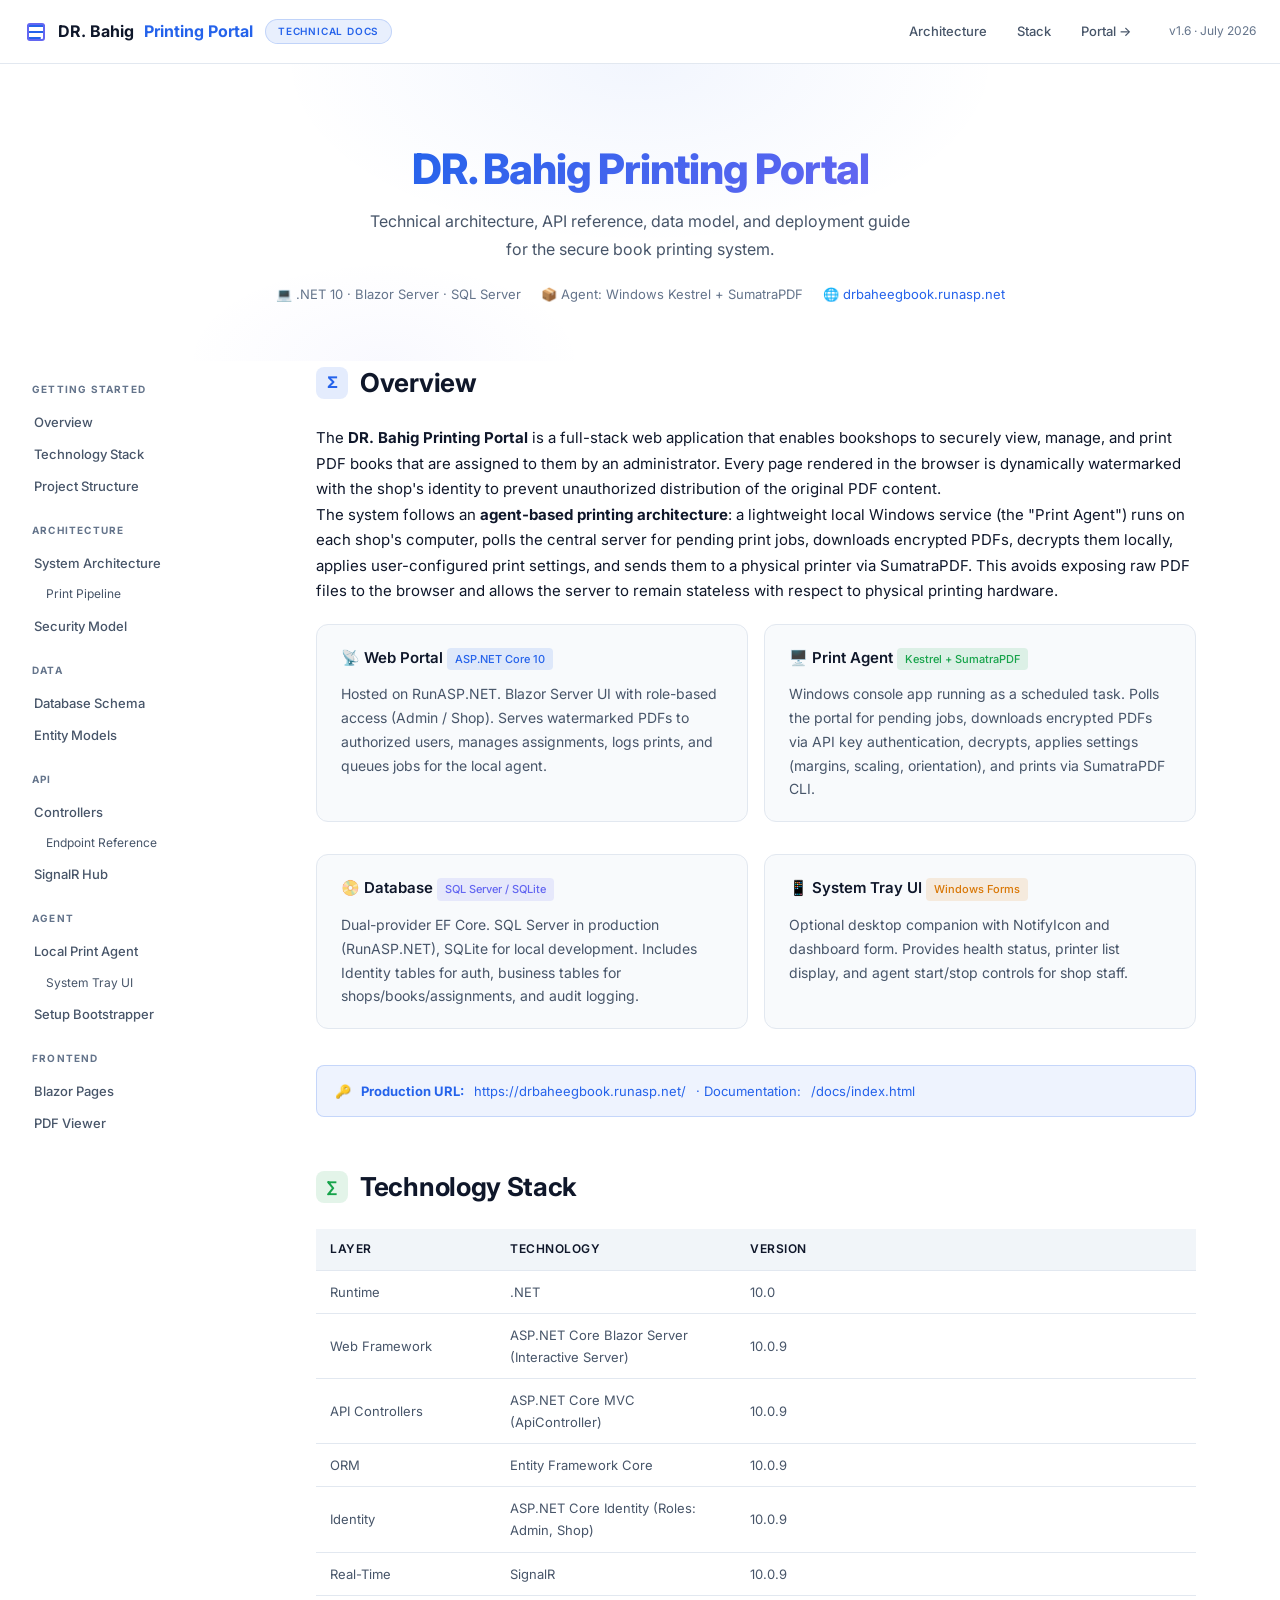
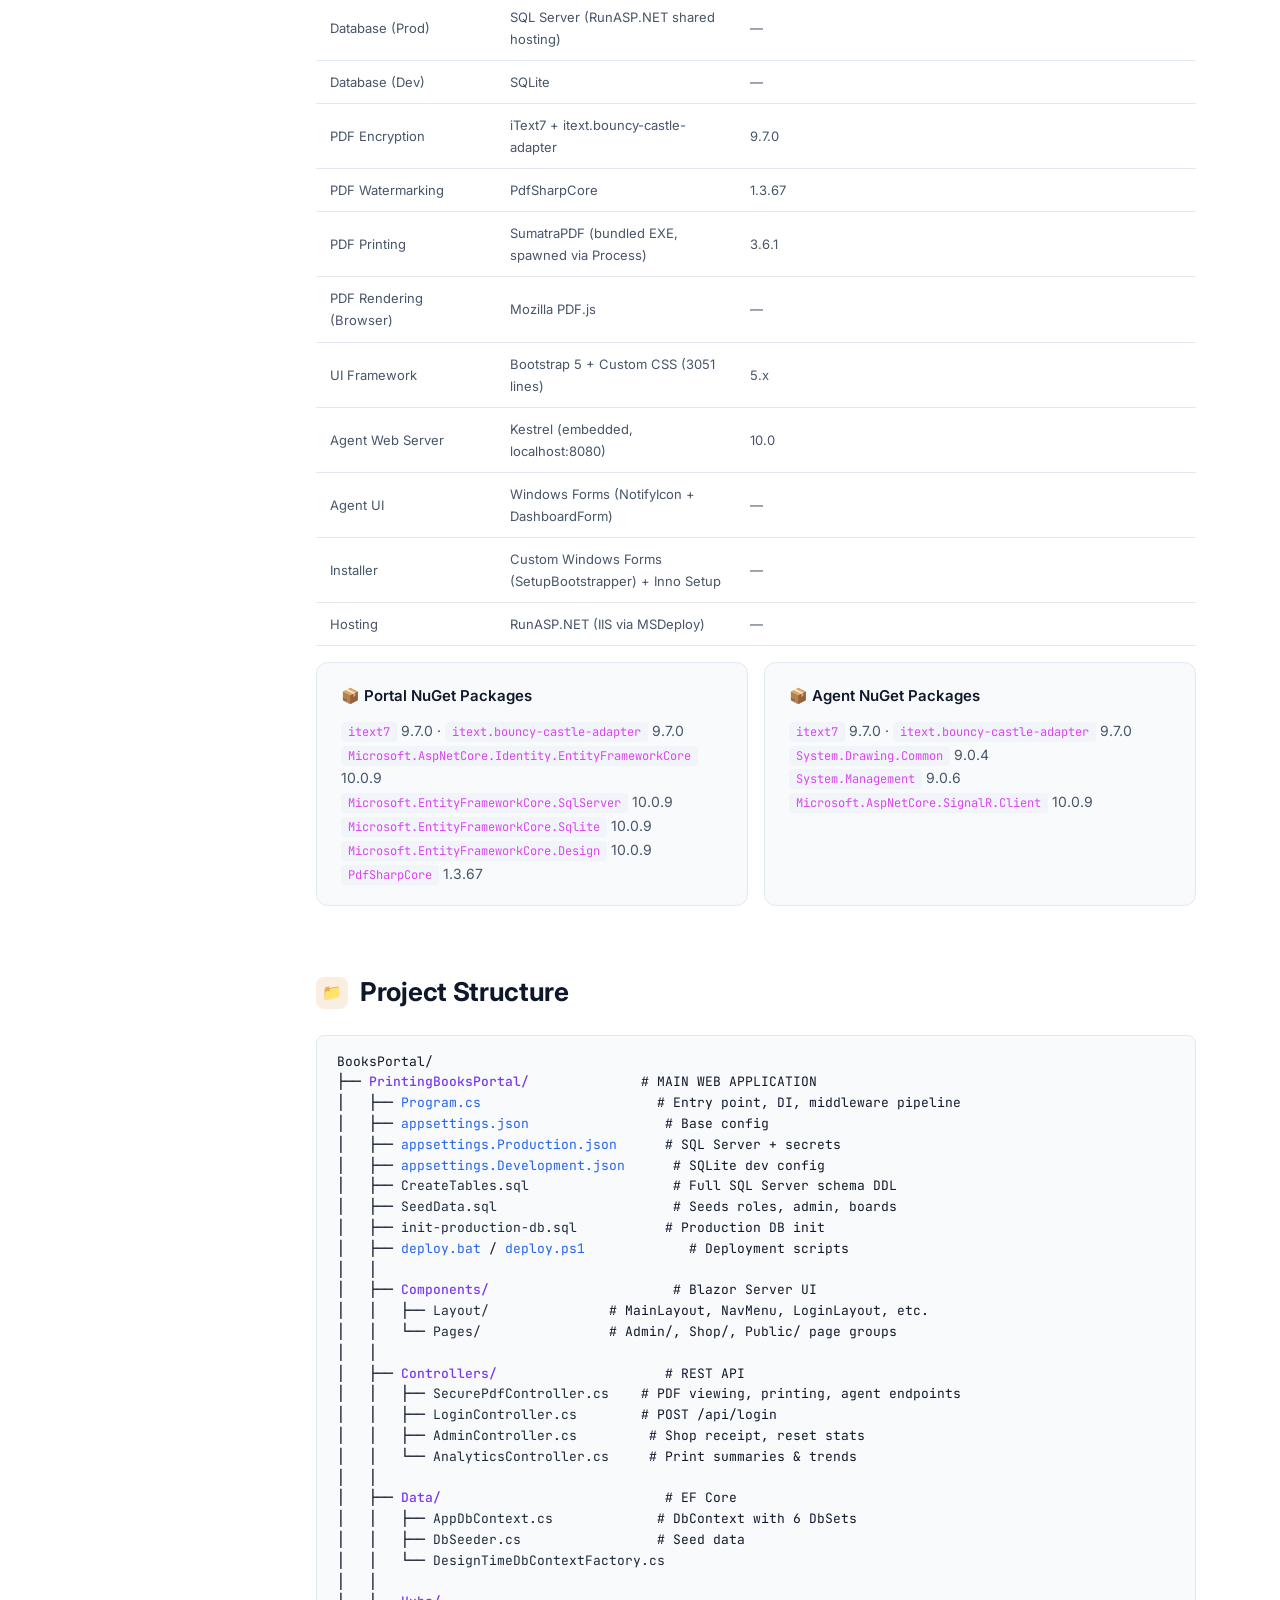
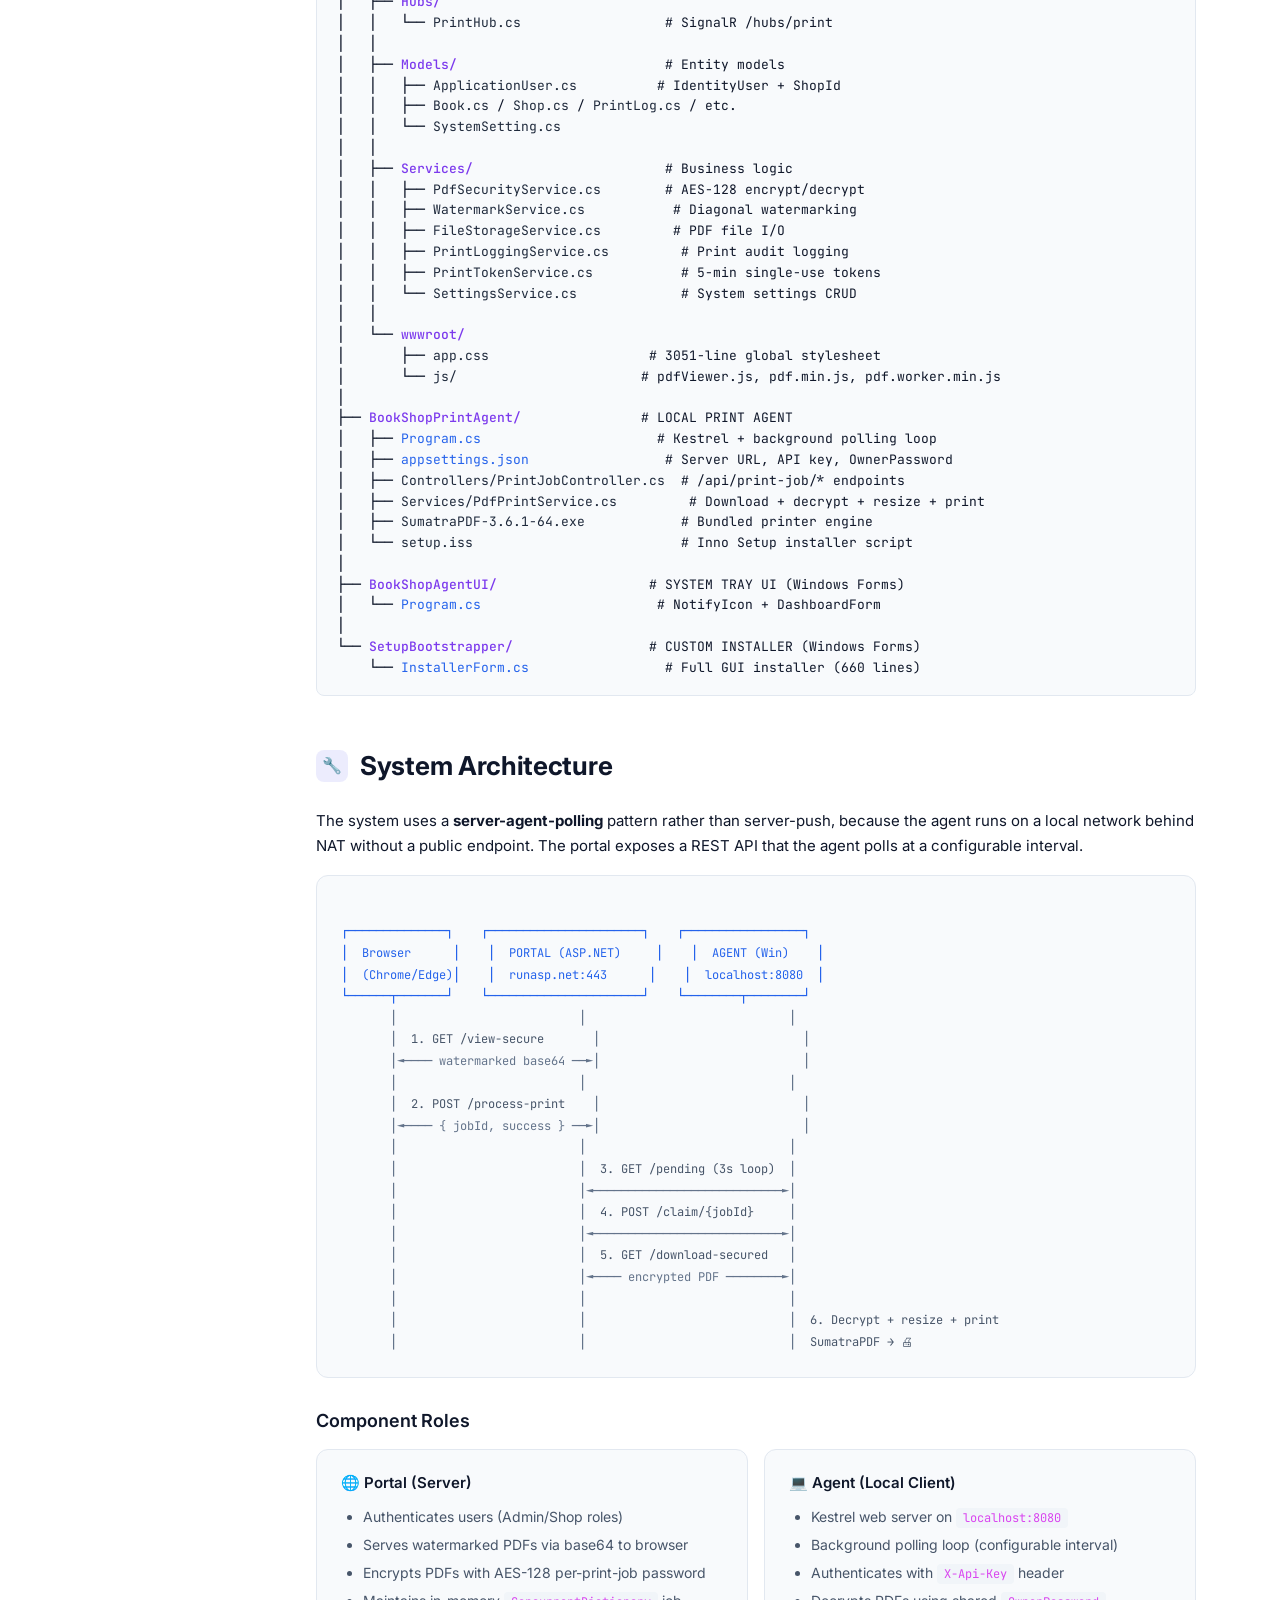
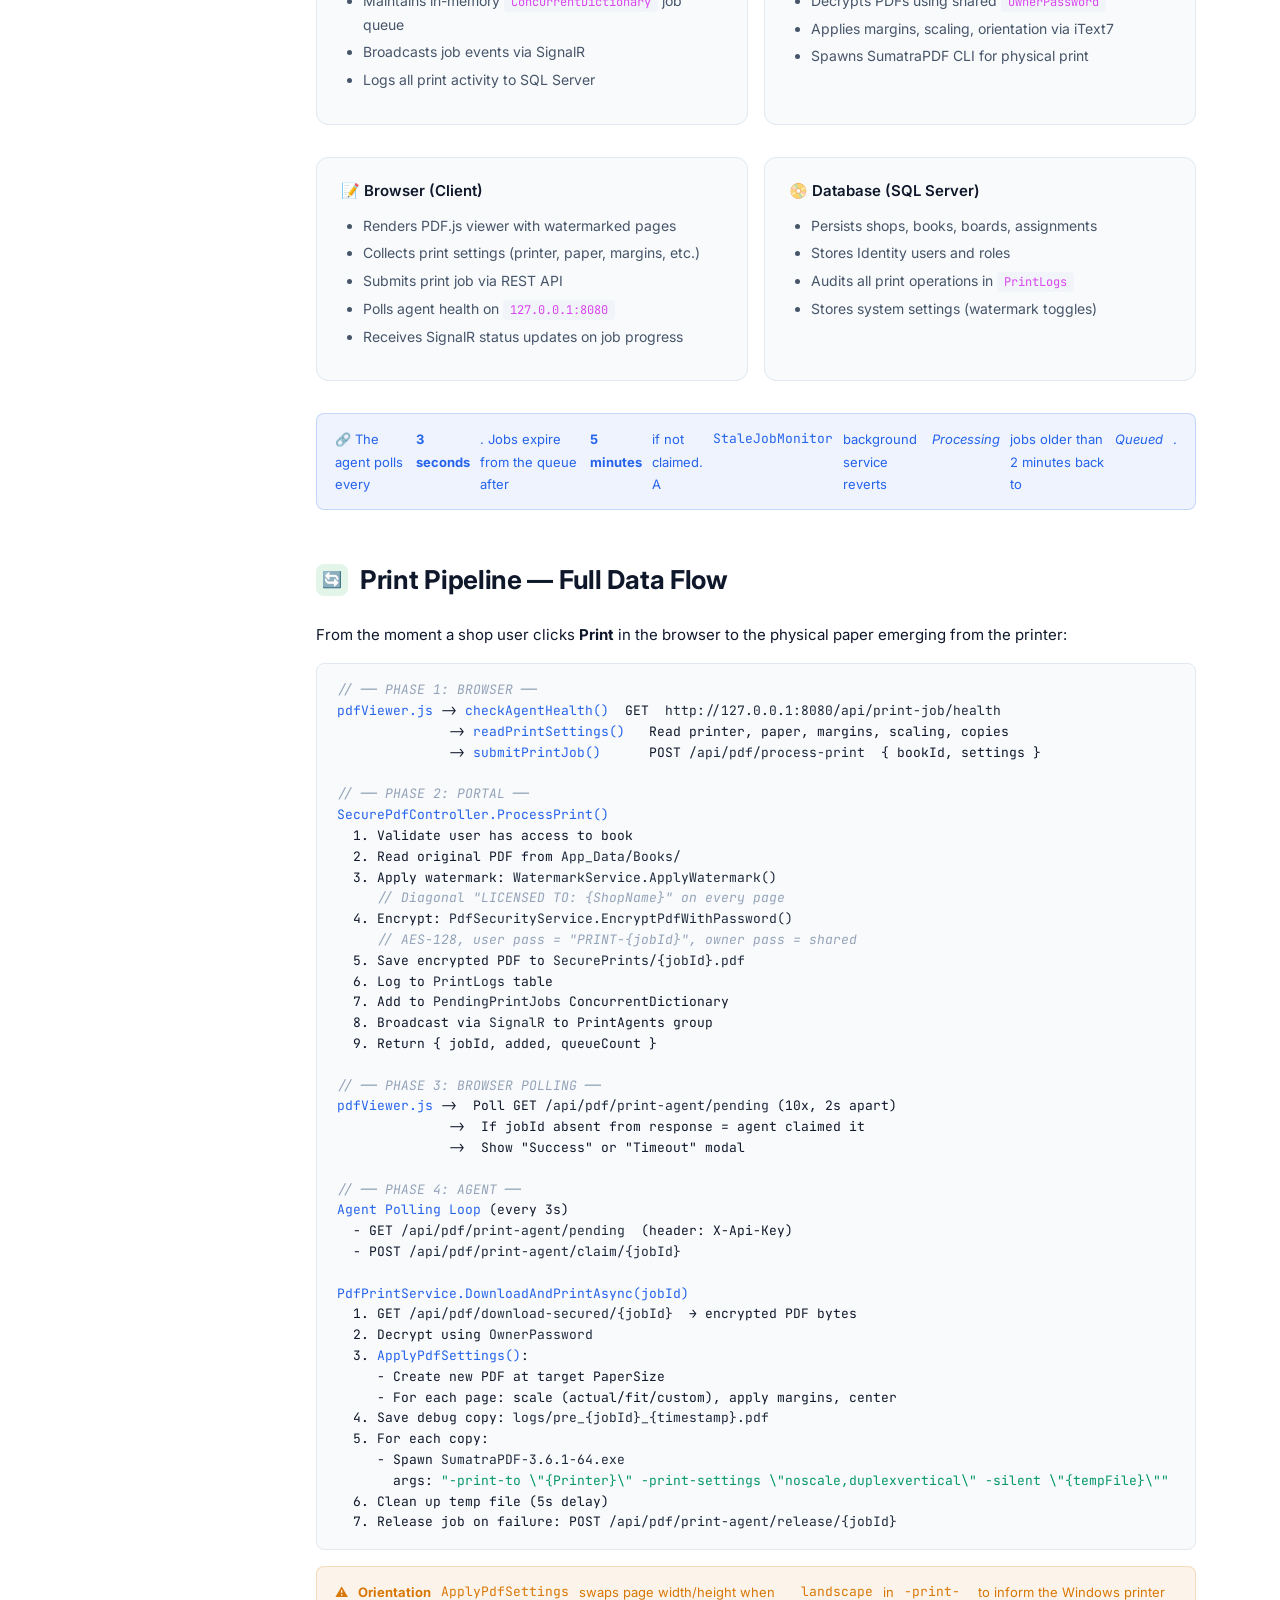
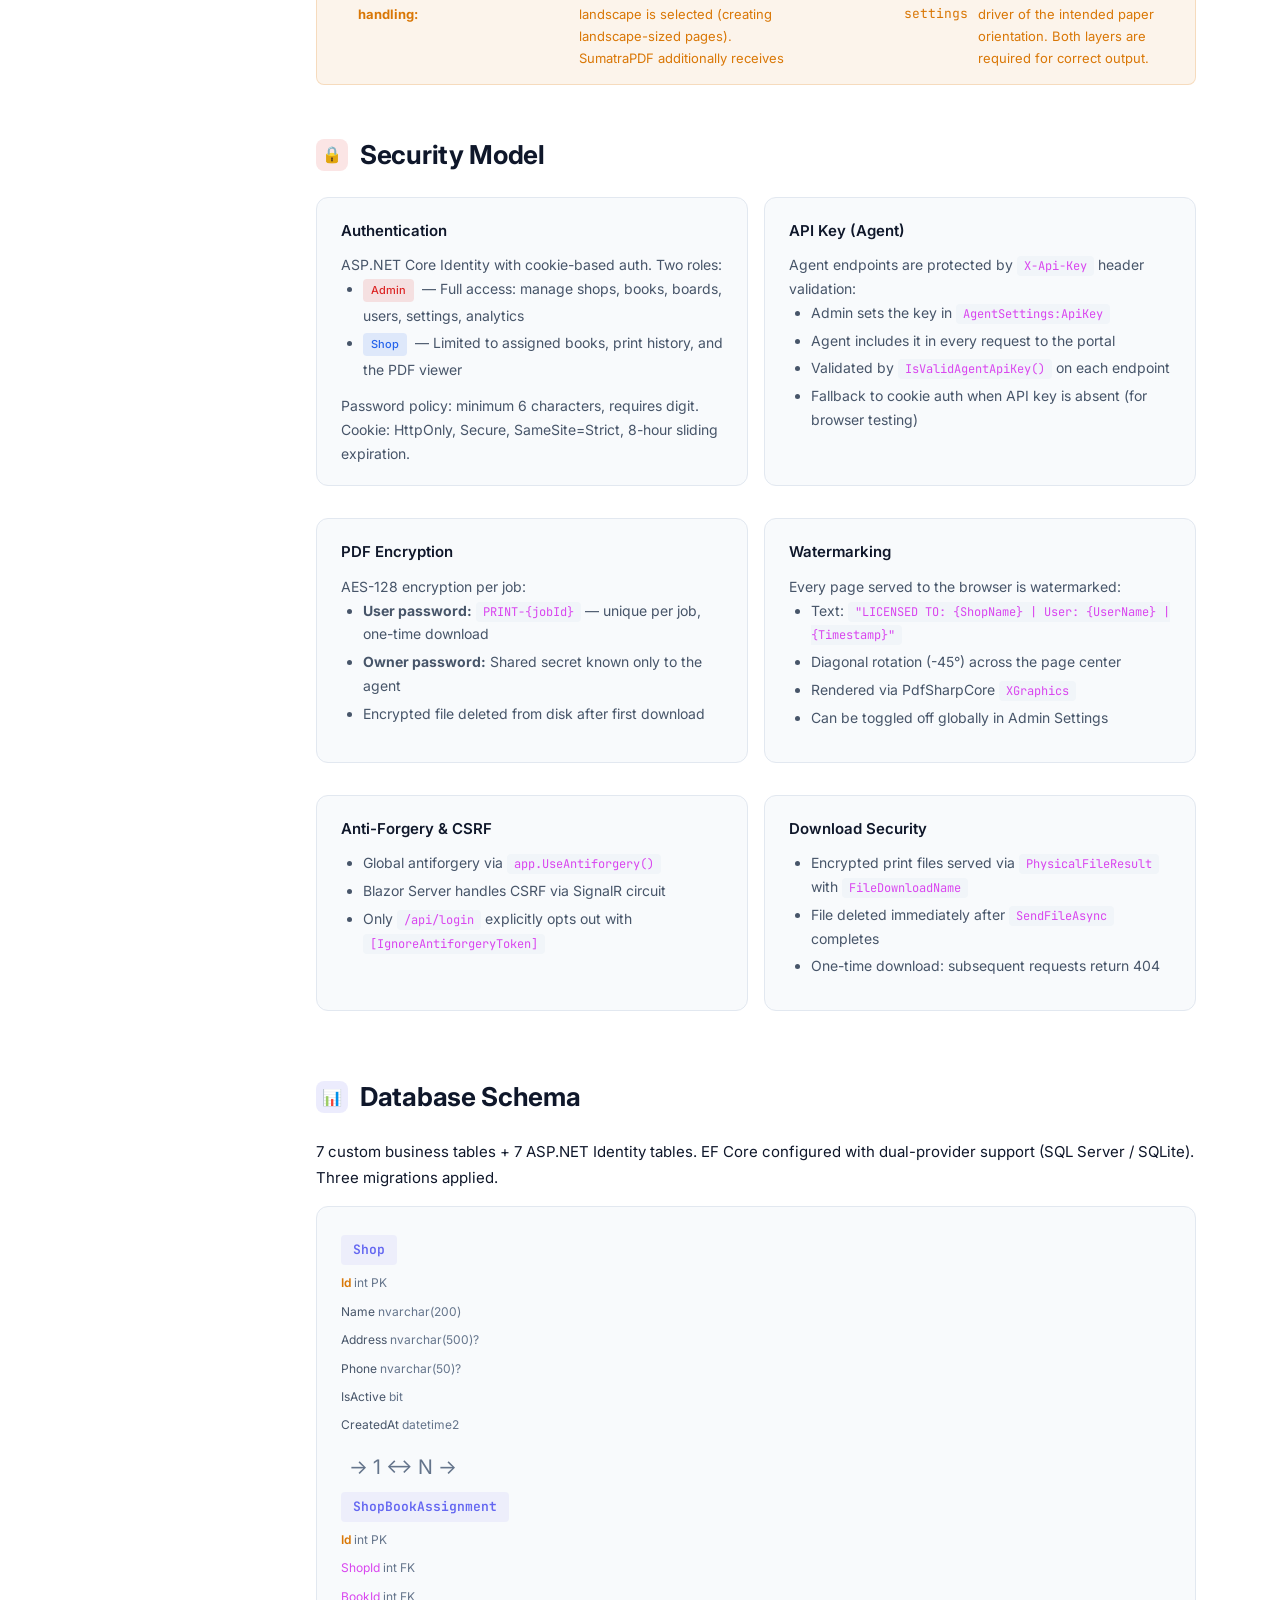
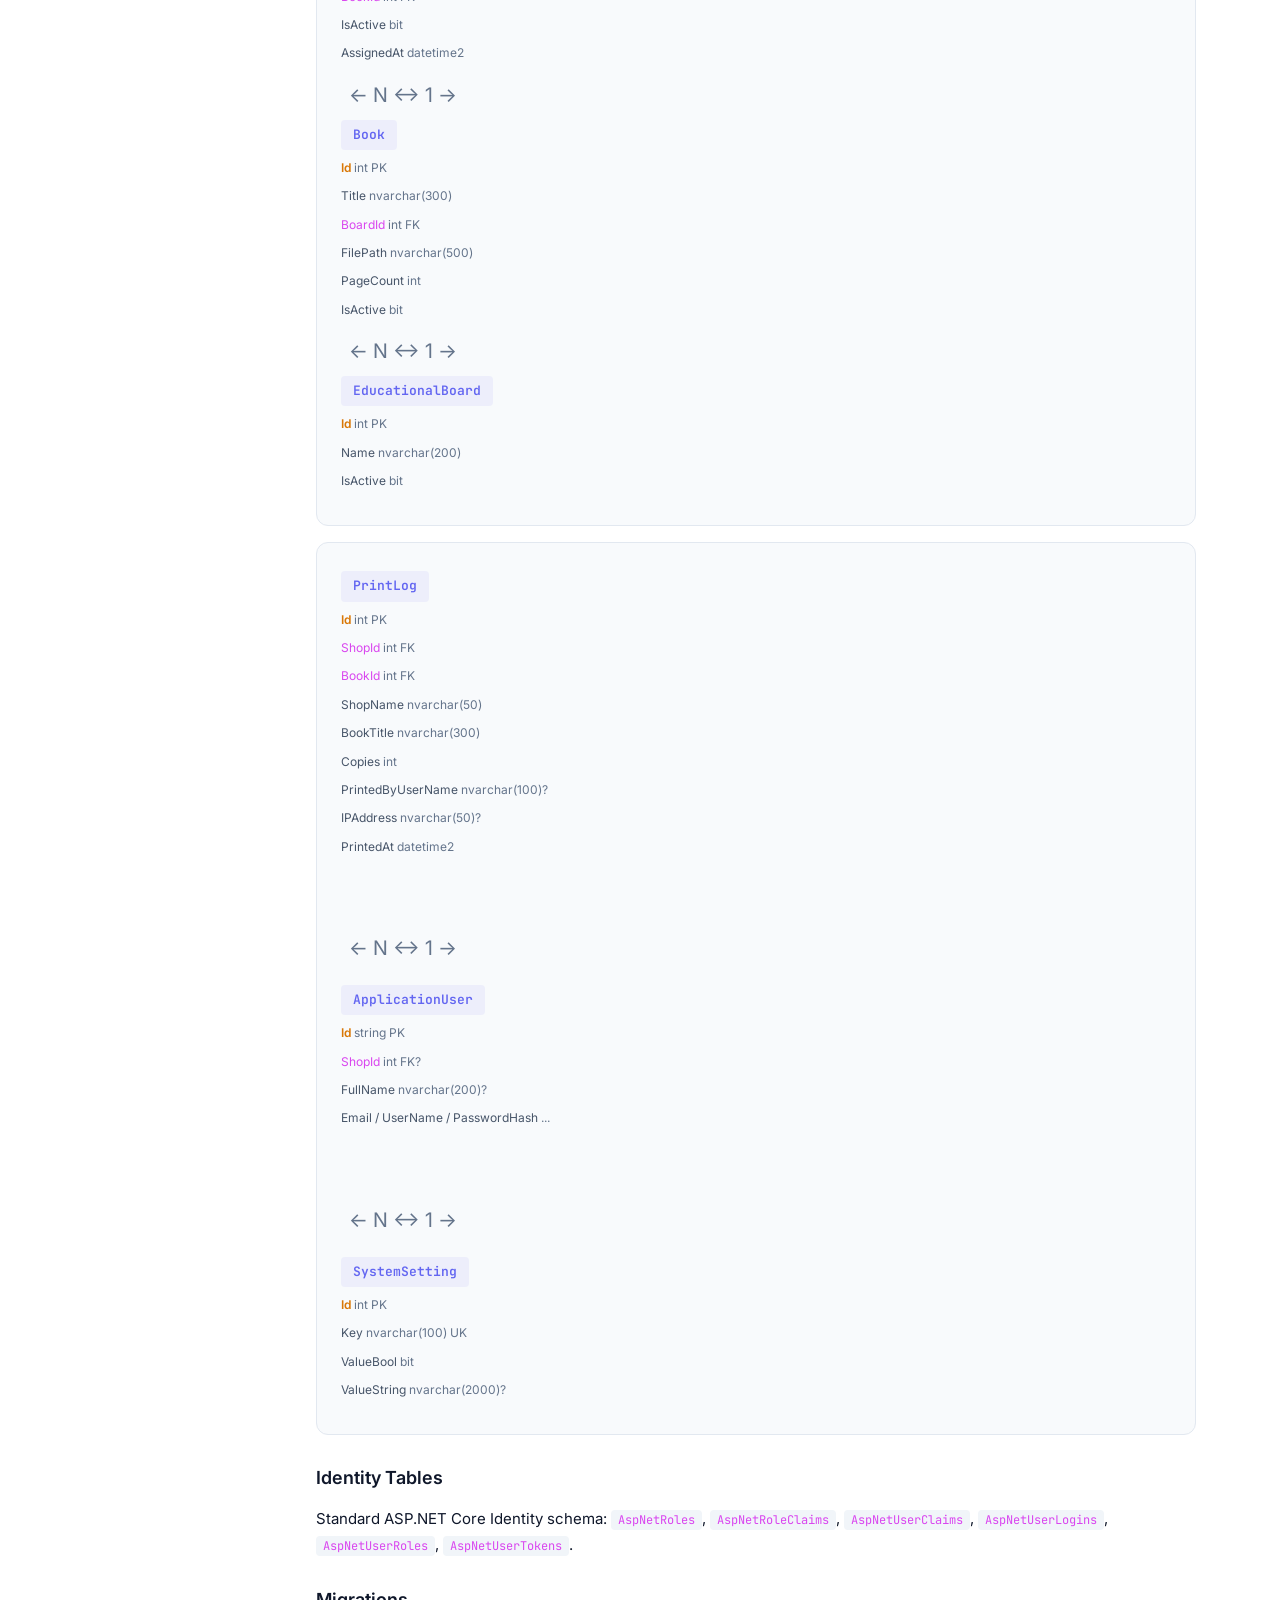
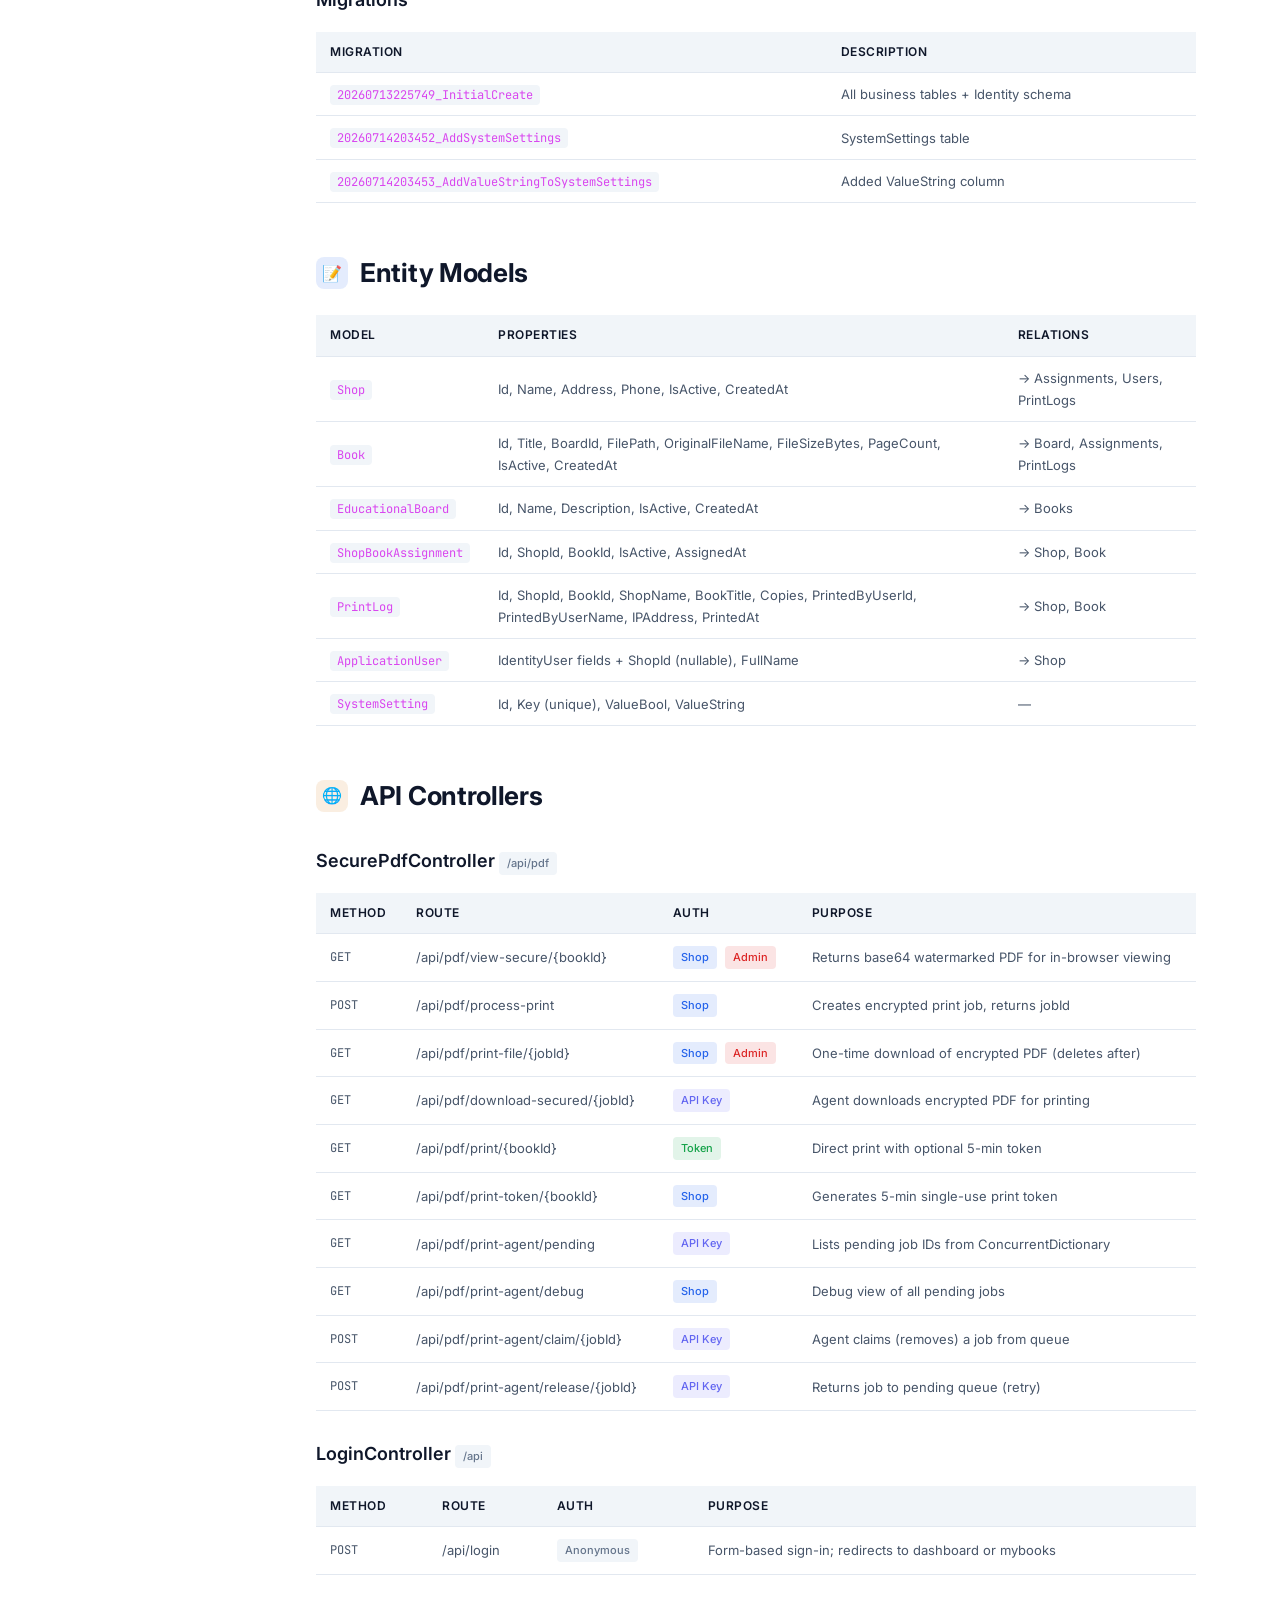
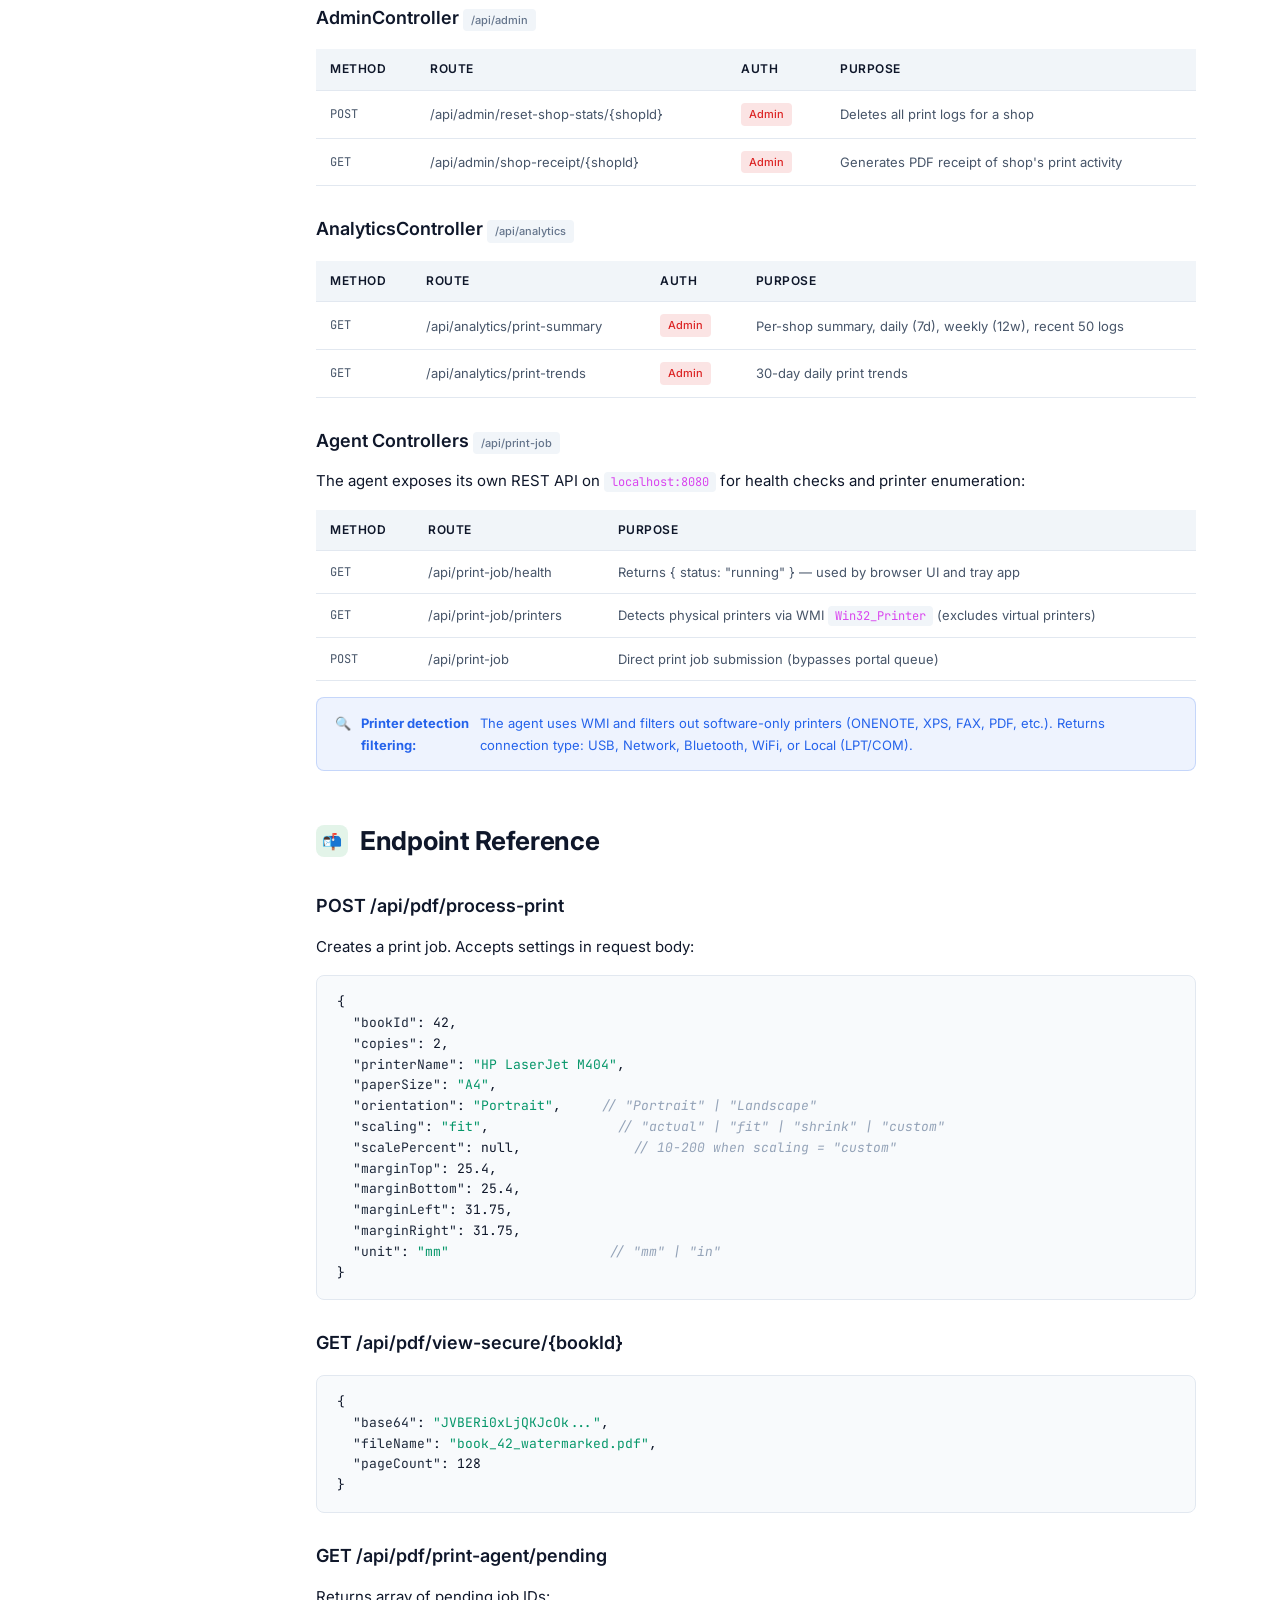
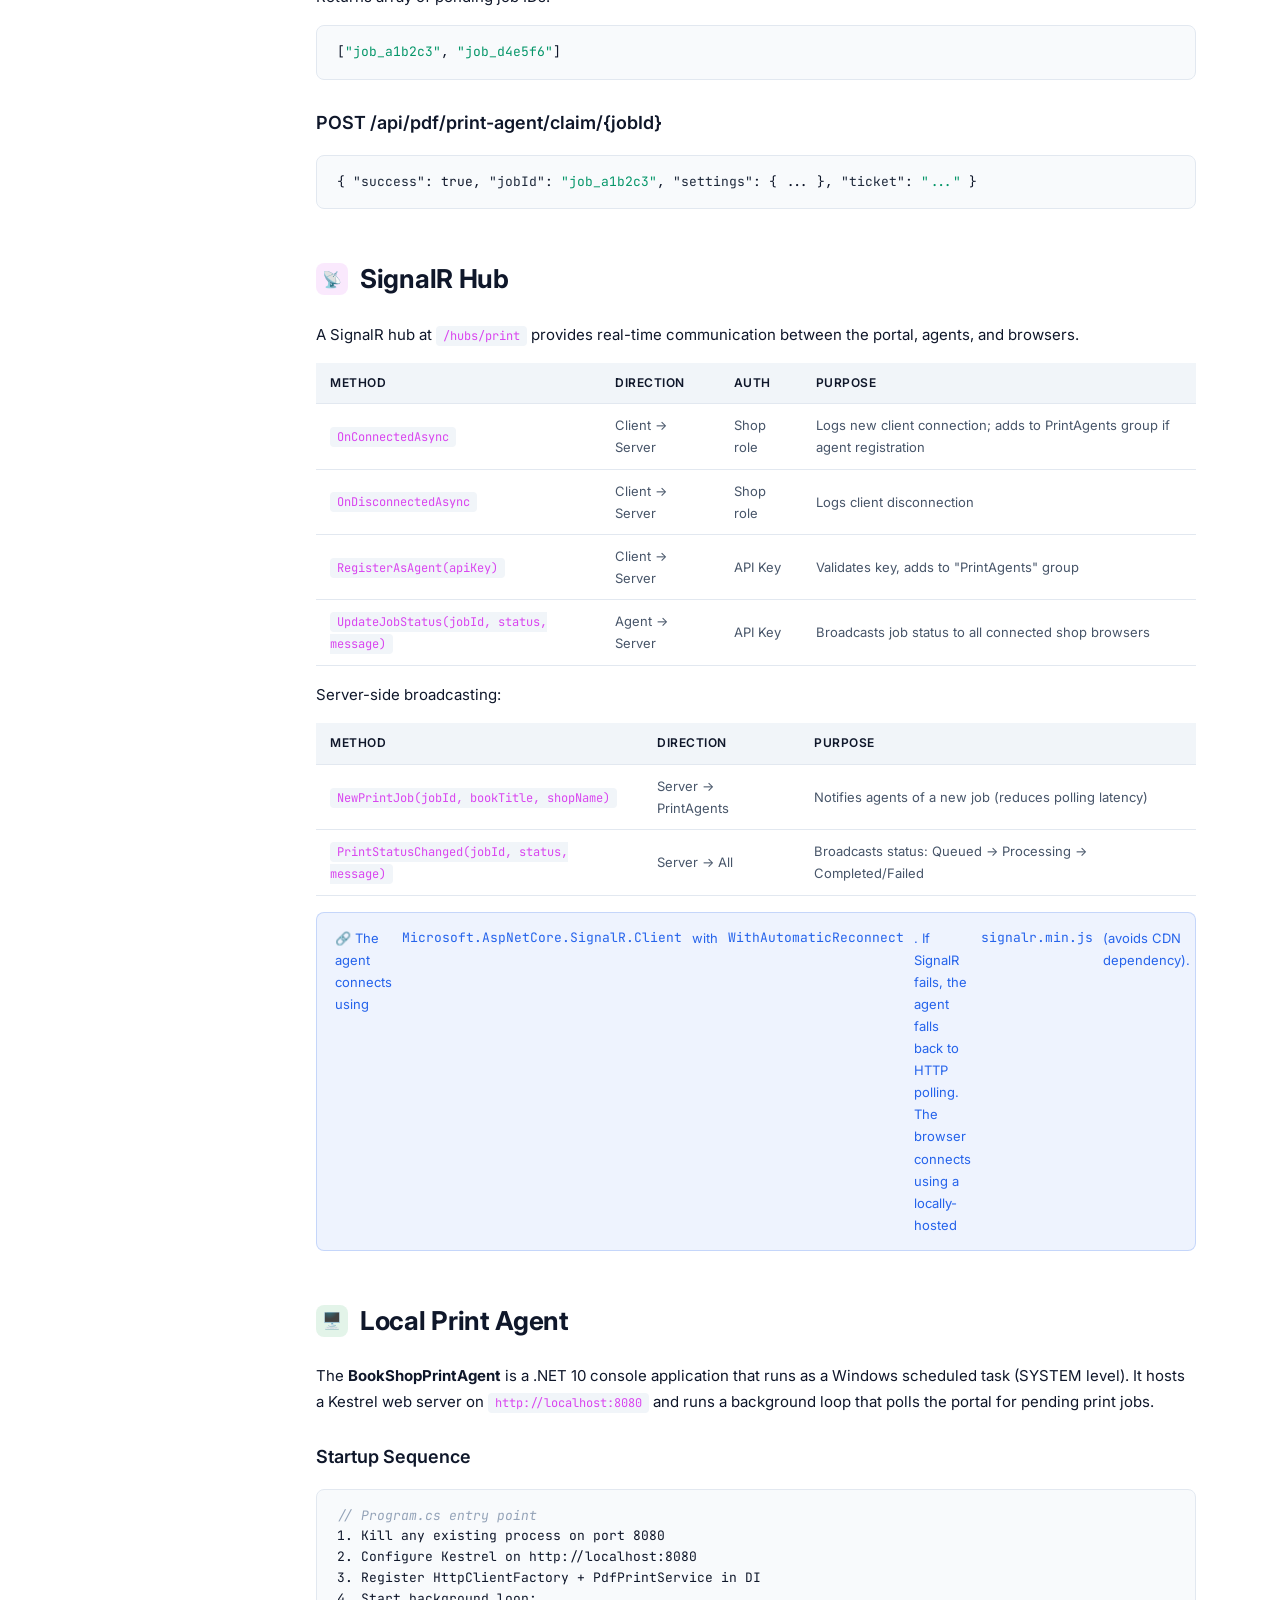
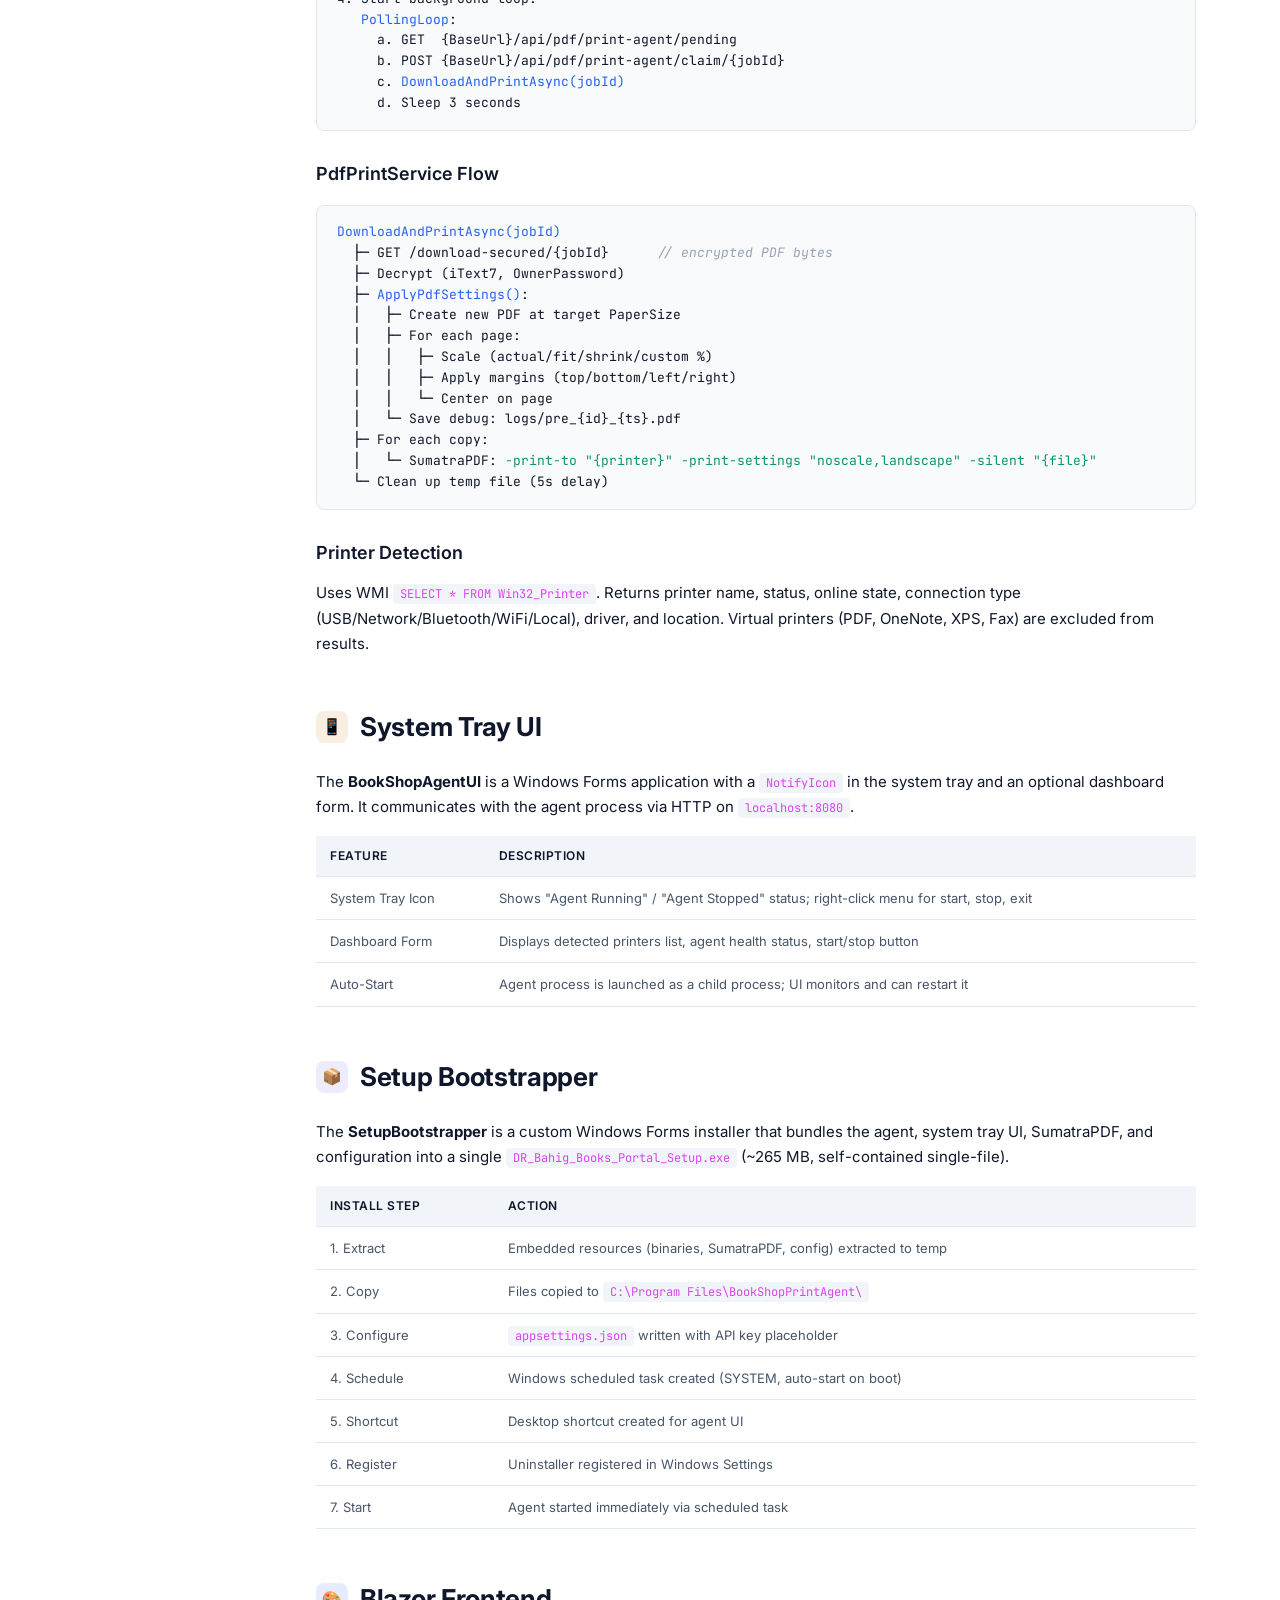
<file: PrintingBooksPortal/wwwroot/docs/index.html>
<!DOCTYPE html>
<html lang="en">
<head>
<meta charset="UTF-8">
<meta name="viewport" content="width=device-width, initial-scale=1.0">
<title>DR. Bahig Printing Portal — Technical Documentation</title>
<link rel="preconnect" href="https://fonts.googleapis.com">
<link href="https://fonts.googleapis.com/css2?family=Inter:wght@400;500;600;700;800&family=JetBrains+Mono:wght@400;500&display=swap" rel="stylesheet">
<link rel="icon" href="data:image/svg+xml,<svg xmlns='http://www.w3.org/2000/svg' viewBox='0 0 100 100'><text y='.9em' font-size='90'>📘</text></svg>">
<style>
  :root {
    --bg: #ffffff;
    --bg2: #f8fafc;
    --bg3: #f1f5f9;
    --bg4: #e2e8f0;
    --border: #e2e8f0;
    --border2: #cbd5e1;
    --text: #0f172a;
    --text2: #475569;
    --text3: #64748b;
    --accent: #2563eb;
    --accent2: #6366f1;
    --green: #16a34a;
    --amber: #d97706;
    --red: #dc2626;
    --pink: #d946ef;
    --radius: 12px;
    --radius-sm: 8px;
    --header-h: 64px;
  }
  *, *::before, *::after { box-sizing: border-box; margin: 0; padding: 0; }
  html { scroll-behavior: smooth; scroll-padding-top: calc(var(--header-h) + 24px); }
  body {
    font-family: 'Inter', -apple-system, system-ui, sans-serif;
    background: var(--bg);
    color: var(--text);
    line-height: 1.7;
    font-size: 15px;
  }

  ::selection { background: rgba(37,99,235,.18); color: #fff; }
  ::-webkit-scrollbar { width: 8px; }
  ::-webkit-scrollbar-track { background: var(--bg2); }
  ::-webkit-scrollbar-thumb { background: var(--bg4); border-radius: 4px; }
  ::-webkit-scrollbar-thumb:hover { background: var(--text3); }

  a { color: var(--accent); text-decoration: none; transition: color .2s; }
  a:hover { color: #1d4ed8; text-decoration: underline; }

  /* ── HEADER ── */
  header {
    position: fixed; top: 0; left: 0; right: 0; z-index: 100;
    height: var(--header-h);
    background: rgba(255,255,255,.85); backdrop-filter: blur(20px);
    border-bottom: 1px solid var(--border);
    display: flex; align-items: center; gap: 12px;
    padding: 0 24px;
  }
  header .logo { font-weight: 700; font-size: 16px; display: flex; align-items: center; gap: 10px; }
  header .logo svg { flex-shrink: 0; }
  header .logo span { color: var(--accent); }
  header .badge {
    font-size: 10px; font-weight: 600; text-transform: uppercase; letter-spacing: .8px;
    background: rgba(37,99,235,.1); color: var(--accent);
    padding: 3px 12px; border-radius: 20px; border: 1px solid rgba(37,99,235,.2);
  }
  header .nav-links { margin-left: auto; display: flex; gap: 2px; }
  header .nav-links a {
    color: var(--text2); font-size: 13px; font-weight: 500;
    padding: 6px 14px; border-radius: 6px; transition: all .2s;
  }
  header .nav-links a:hover { background: var(--bg3); color: var(--text); text-decoration: none; }
  header .version { color: var(--text3); font-size: 12px; margin-left: 12px; }

  @media (max-width: 900px) {
    header .nav-links a { display: none; }
  }

  /* ── HAMBURGER / MOBILE TOGGLE ── */
  .menu-toggle {
    display: none; margin-left: auto; background: none; border: none; color: var(--text);
    font-size: 22px; cursor: pointer; padding: 4px 8px; border-radius: 6px; line-height: 1;
  }
  .menu-toggle:hover { background: var(--bg3); }
  @media (max-width: 1100px) {
    .menu-toggle { display: block; }
  }

  /* ── SIDEBAR OVERLAY ── */
  .sidebar-overlay {
    display: none; position: fixed; inset: 0; z-index: 200;
    background: rgba(0,0,0,.4); opacity: 0; transition: opacity .3s;
  }
  .sidebar-overlay.open { opacity: 1; }

  /* ── SIDEBAR DRAWER (mobile) ── */
  .sidebar-header { display: none; }
  .sidebar-close { display: none; }

  @media (max-width: 1100px) {
    .sidebar-overlay.open { display: block; }

    aside.sidebar {
      position: fixed; top: 0; left: 0; bottom: 0; z-index: 210;
      width: 280px; max-width: 85vw; padding: 20px 16px 24px;
      background: var(--bg); border-right: 1px solid var(--border);
      overflow-y: auto; transform: translateX(-100%); transition: transform .3s ease;
    }
    aside.sidebar.open { transform: translateX(0); }

    .sidebar-header {
      display: flex; align-items: center; justify-content: space-between;
      margin-bottom: 16px; padding-bottom: 12px; border-bottom: 1px solid var(--border);
    }
    .sidebar-title { font-weight: 700; font-size: 15px; color: var(--text); }
    .sidebar-close {
      display: block; background: none; border: none; font-size: 28px;
      color: var(--text2); cursor: pointer; line-height: 1; padding: 0 4px;
    }
    .sidebar-close:hover { color: var(--text); }

    aside.sidebar h3:first-of-type { margin-top: 0; }
  }

  /* ── HERO ── */
  .hero {
    margin-top: var(--header-h); padding: 80px 24px 56px; text-align: center;
    background:
      radial-gradient(ellipse 600px 300px at 50% 0%, rgba(37,99,235,.06) 0%, transparent 60%),
      radial-gradient(ellipse 400px 200px at 30% 100%, rgba(99,102,241,.04) 0%, transparent 50%);
  }
  .hero h1 { font-size: 42px; font-weight: 800; letter-spacing: -1px; line-height: 1.2; }
  .hero h1 span { background: linear-gradient(135deg, var(--accent), var(--accent2)); -webkit-background-clip: text; -webkit-text-fill-color: transparent; }
  .hero p { margin-top: 14px; font-size: 16px; color: var(--text2); max-width: 560px; margin-left: auto; margin-right: auto; }
  .hero .meta { margin-top: 20px; display: flex; gap: 20px; justify-content: center; flex-wrap: wrap; font-size: 13px; color: var(--text3); }

  /* ── LAYOUT ── */
  .layout { display: flex; max-width: 1400px; margin: 0 auto; padding: 0 24px 80px; gap: 32px; }
  .sidebar {
    width: 260px; flex-shrink: 0; position: sticky; top: calc(var(--header-h) + 24px);
    align-self: flex-start; max-height: calc(100vh - var(--header-h) - 48px); overflow-y: auto;
    padding-right: 8px;
  }
  .sidebar::-webkit-scrollbar { width: 4px; }
  .sidebar h3 { font-size: 10px; text-transform: uppercase; letter-spacing: 1.2px; color: var(--text3); margin: 20px 0 8px 8px; }
  .sidebar h3:first-child { margin-top: 0; }
  .sidebar a {
    display: block; padding: 5px 8px; border-radius: 6px; font-size: 13px; font-weight: 500;
    color: var(--text2); transition: all .15s; border-left: 2px solid transparent;
  }
  .sidebar a:hover { color: var(--text); background: var(--bg3); text-decoration: none; border-left-color: var(--bg4); }
  .sidebar a.active { color: var(--accent); background: rgba(37,99,235,.08); border-left-color: var(--accent); }
  .sidebar .sub { padding-left: 20px; font-size: 12px; font-weight: 400; }

  .content { flex: 1; min-width: 0; max-width: 880px; }

  @media (max-width: 1100px) {
    aside.sidebar:not(.open) { display: none; }
    .content { max-width: 100%; }
    .layout { gap: 0; padding: 0 16px 48px; }
  }

  @media (max-width: 700px) {
    .hero { padding: 48px 16px 32px; }
    .hero h1 { font-size: 28px; }
    .hero p { font-size: 14px; }
    .hero .meta { flex-direction: column; gap: 8px; font-size: 12px; }
    .content section { margin-top: 32px; }
    .content h2 { font-size: 20px; }
    .card { padding: 16px; }
    pre { padding: 12px 14px; font-size: 12px; }
    .flow { padding: 16px; font-size: 11px; }
    table { font-size: 12px; }
    th, td { padding: 8px 10px; }
    .entity-diagram { padding: 14px 16px; }
    .entity-diagram .ent { display: block; margin: 12px 0; }
    .entity-diagram .rel { display: block; text-align: center; font-size: 16px; margin: 0; }
    .layout { padding: 0 12px 32px; }
  }

  @media (max-width: 480px) {
    header { padding: 0 12px; gap: 6px; }
    header .logo { font-size: 14px; }
    header .badge { font-size: 9px; padding: 2px 8px; }
    header .version { font-size: 10px; margin-left: 6px; }
    .hero h1 { font-size: 22px; }
    .content h2 { font-size: 18px; }
    .content h3 { font-size: 15px; }
    .card-grid { grid-template-columns: 1fr; }
    .card-grid-3 { grid-template-columns: 1fr; }
  }

  /* ── CONTENT ELEMENTS ── */
  .content section { margin-top: 48px; }
  .content section:first-child { margin-top: 0; }
  .content h2 {
    font-size: 26px; font-weight: 700; margin-bottom: 20px; letter-spacing: -.3px;
    display: flex; align-items: center; gap: 12px;
  }
  .content h2 .h-icon {
    width: 32px; height: 32px; border-radius: var(--radius-sm);
    display: flex; align-items: center; justify-content: center;
    font-size: 16px; flex-shrink: 0;
  }
  .content h2 .h-icon.blue { background: rgba(37,99,235,.12); color: var(--accent); }
  .content h2 .h-icon.green { background: rgba(22,163,74,.12); color: var(--green); }
  .content h2 .h-icon.purple { background: rgba(99,102,241,.12); color: var(--accent2); }
  .content h2 .h-icon.amber { background: rgba(217,119,6,.12); color: var(--amber); }
  .content h2 .h-icon.pink { background: rgba(217,70,239,.12); color: var(--pink); }
  .content h2 .h-icon.red { background: rgba(220,38,38,.12); color: var(--red); }

  .content h3 {
    font-size: 18px; font-weight: 600; margin: 28px 0 12px; color: var(--text);
  }
  .content h4 {
    font-size: 14px; font-weight: 600; margin: 20px 0 8px; color: var(--text2);
  }
  .content > p { color: var(--text2); margin-bottom: 12px; }

  /* ── CARDS ── */
  .card {
    background: var(--bg2); border: 1px solid var(--border); border-radius: var(--radius);
    padding: 20px 24px; margin-bottom: 16px;
  }
  .card h3 { font-size: 15px; font-weight: 600; margin-bottom: 10px; margin-top: 0; }
  .card p, .card li { color: var(--text2); font-size: 14px; }
  .card ul, .card ol { padding-left: 20px; }
  .card li { margin-bottom: 4px; }
  .card code { background: var(--bg3); }
  .card-grid { display: grid; grid-template-columns: 1fr 1fr; gap: 16px; }
  .card-grid-3 { display: grid; grid-template-columns: 1fr 1fr 1fr; gap: 16px; }
  @media (max-width: 700px) { .card-grid, .card-grid-3 { grid-template-columns: 1fr; } }

  /* ── CODE ── */
  code, pre {
    font-family: 'JetBrains Mono', 'Fira Code', 'Consolas', monospace;
    font-size: 13px;
  }
  p code, li code, td code {
    background: var(--bg3); color: var(--pink); padding: 2px 7px;
    border-radius: 4px; font-size: 12px;
  }
  pre {
    background: var(--bg2); border: 1px solid var(--border); border-radius: var(--radius-sm);
    padding: 16px 20px; overflow-x: auto; line-height: 1.6; margin: 16px 0;
    position: relative;
  }
  pre .hl-k { color: #7c3aed; font-weight: 500; }
  pre .hl-s { color: #059669; }
  pre .hl-n { color: #d97706; }
  pre .hl-c { color: #94a3b8; font-style: italic; }
  pre .hl-f { color: #2563eb; }
  pre .hl-v { color: #1e293b; }
  pre .hl-o { color: #0891b2; }
  pre .hl-t { color: #dc2626; }

  /* ── TABLES ── */
  table { width: 100%; border-collapse: collapse; margin: 16px 0; font-size: 13px; }
  th, td { text-align: left; padding: 10px 14px; border-bottom: 1px solid var(--border); }
  th { color: var(--text); font-weight: 600; background: var(--bg3); font-size: 12px; text-transform: uppercase; letter-spacing: .5px; }
  td { color: var(--text2); }
  tr:hover td { background: rgba(0,0,0,.02); }
  table.mono td:first-child { font-family: 'JetBrains Mono', monospace; font-size: 12px; }

  /* ── ALERTS ── */
  .alert {
    padding: 14px 18px; border-radius: var(--radius-sm); margin: 16px 0;
    display: flex; gap: 10px; align-items: flex-start; font-size: 13px;
  }
  .alert.info { background: rgba(37,99,235,.08); border: 1px solid rgba(37,99,235,.2); color: var(--accent); }
  .alert.warn { background: rgba(217,119,6,.08); border: 1px solid rgba(217,119,6,.2); color: var(--amber); }
  .alert.err { background: rgba(220,38,38,.08); border: 1px solid rgba(220,38,38,.2); color: var(--red); }
  .alert.green { background: rgba(22,163,74,.08); border: 1px solid rgba(22,163,74,.2); color: var(--green); }

  /* ── FLOW DIAGRAM ── */
  .flow {
    background: var(--bg2); border: 1px solid var(--border); border-radius: var(--radius);
    padding: 24px; margin: 16px 0; font-family: 'JetBrains Mono', monospace; font-size: 12px;
    line-height: 1.8; overflow-x: auto; white-space: pre; color: var(--text2);
  }
  .flow .arrow { color: var(--text3); }
  .flow .step { color: var(--accent); }
  .flow .highlight { color: var(--amber); }

  /* ── TAGS / BADGES ── */
  .tag {
    display: inline-block; font-size: 11px; font-weight: 500; padding: 2px 8px;
    border-radius: 4px; margin: 2px 4px 2px 0;
  }
  .tag.blue { background: rgba(37,99,235,.12); color: var(--accent); }
  .tag.green { background: rgba(22,163,74,.12); color: var(--green); }
  .tag.purple { background: rgba(99,102,241,.12); color: var(--accent2); }
  .tag.amber { background: rgba(217,119,6,.12); color: var(--amber); }
  .tag.red { background: rgba(220,38,38,.12); color: var(--red); }
  .tag.pink { background: rgba(217,70,239,.12); color: var(--pink); }
  .tag.gray { background: var(--bg3); color: var(--text3); }

  /* ── ENTITY DIAGRAM ── */
  .entity-diagram {
    background: var(--bg2); border: 1px solid var(--border); border-radius: var(--radius);
    padding: 20px 24px; margin: 16px 0; overflow-x: auto;
  }
  .entity-diagram .ent {
    display: inline-block; vertical-align: top; margin: 8px 16px 8px 0;
  }
  .entity-diagram .ent-name {
    font-family: 'JetBrains Mono', monospace; font-size: 13px; font-weight: 600;
    color: var(--accent2); background: rgba(99,102,241,.08);
    padding: 4px 12px; border-radius: 4px; display: inline-block; margin-bottom: 6px;
  }
  .entity-diagram .ent-fields { list-style: none; padding: 0; margin: 0; font-size: 12px; }
  .entity-diagram .ent-fields li { padding: 2px 0; color: var(--text2); }
  .entity-diagram .ent-fields li .pk { color: var(--amber); font-weight: 600; }
  .entity-diagram .ent-fields li .fk { color: var(--pink); }
  .entity-diagram .ent-fields li .type { color: var(--text3); }
  .entity-diagram .rel { color: var(--text3); font-size: 20px; margin: 0 8px; vertical-align: middle; }

  /* ── LIST STYLES ── */
  .content ul, .content ol { color: var(--text2); padding-left: 22px; margin-bottom: 12px; }
  .content li { margin-bottom: 4px; }
  .content ul ul, .content ol ul { margin-bottom: 0; }

  /* ── FOOTER ── */
  footer {
    text-align: center; padding: 32px 24px; border-top: 1px solid var(--border);
    color: var(--text3); font-size: 13px;
  }
</style>
</head>
<body>

<header>
  <div class="logo">
    <svg width="24" height="24" viewBox="0 0 24 24" fill="none"><path d="M4 6h16M4 12h16M4 18h12" stroke="var(--accent)" stroke-width="2" stroke-linecap="round"/><rect x="4" y="4" width="16" height="16" rx="2" stroke="var(--accent2)" stroke-width="2" fill="none"/></svg>
    DR. Bahig <span>Printing Portal</span>
  </div>
  <div class="badge">Technical Docs</div>
  <div class="nav-links">
    <a href="#architecture">Architecture</a>
    <a href="#stack">Stack</a>
    <a href="https://drbaheegbook.runasp.net/">Portal &rarr;</a>
  </div>
  <div class="version">v1.6 &middot; July 2026</div>
  <button class="menu-toggle" aria-label="Toggle navigation">&#x2630;</button>
</header>

<div class="hero">
  <h1><span>DR. Bahig Printing Portal</span></h1>
  <p>Technical architecture, API reference, data model, and deployment guide for the secure book printing system.</p>
  <div class="meta">
    <span>&#x1F4BB; .NET 10 &middot; Blazor Server &middot; SQL Server</span>
    <span>&#x1F4E6; Agent: Windows Kestrel + SumatraPDF</span>
    <span>&#x1F310; <a href="https://drbaheegbook.runasp.net/">drbaheegbook.runasp.net</a></span>
  </div>
</div>

<div class="layout">
<div class="sidebar-overlay" id="sidebarOverlay"></div>
<aside class="sidebar" id="sidebar">
  <div class="sidebar-header">
    <span class="sidebar-title">&#x1F4D6; Sections</span>
    <button class="sidebar-close" aria-label="Close navigation">&times;</button>
  </div>
  <h3>Getting Started</h3>
  <a href="#overview" class="active">Overview</a>
  <a href="#stack">Technology Stack</a>
  <a href="#structure">Project Structure</a>

  <h3>Architecture</h3>
  <a href="#architecture">System Architecture</a>
  <a href="#pipeline" class="sub">Print Pipeline</a>
  <a href="#security">Security Model</a>

  <h3>Data</h3>
  <a href="#database">Database Schema</a>
  <a href="#models">Entity Models</a>

  <h3>API</h3>
  <a href="#api-controllers">Controllers</a>
  <a href="#api-endpoints" class="sub">Endpoint Reference</a>
  <a href="#signalr">SignalR Hub</a>

  <h3>Agent</h3>
  <a href="#agent">Local Print Agent</a>
  <a href="#agent-ui" class="sub">System Tray UI</a>
  <a href="#installer">Setup Bootstrapper</a>

  <h3>Frontend</h3>
  <a href="#frontend">Blazor Pages</a>
  <a href="#pdf-viewer">PDF Viewer</a>

  <h3>Deployment</h3>
  <a href="#deployment">Deployment Guide</a>
  <a href="#env-config">Environment Config</a>
</aside>

<div class="content">

<!-- ═══ OVERVIEW ═══ -->
<section id="overview">
<h2><span class="h-icon blue">&Sigma;</span> Overview</h2>

<p>The <strong>DR. Bahig Printing Portal</strong> is a full-stack web application that enables bookshops to securely view, manage, and print PDF books that are assigned to them by an administrator. Every page rendered in the browser is dynamically watermarked with the shop's identity to prevent unauthorized distribution of the original PDF content.</p>

<p>The system follows an <strong>agent-based printing architecture</strong>: a lightweight local Windows service (the "Print Agent") runs on each shop's computer, polls the central server for pending print jobs, downloads encrypted PDFs, decrypts them locally, applies user-configured print settings, and sends them to a physical printer via SumatraPDF. This avoids exposing raw PDF files to the browser and allows the server to remain stateless with respect to physical printing hardware.</p>

<div class="card-grid" style="margin:20px 0;">
  <div class="card">
    <h3>&#x1F4E1; Web Portal <span class="tag blue">ASP.NET Core 10</span></h3>
    <p>Hosted on RunASP.NET. Blazor Server UI with role-based access (Admin / Shop). Serves watermarked PDFs to authorized users, manages assignments, logs prints, and queues jobs for the local agent.</p>
  </div>
  <div class="card">
    <h3>&#x1F5A5;&#xFE0F; Print Agent <span class="tag green">Kestrel + SumatraPDF</span></h3>
    <p>Windows console app running as a scheduled task. Polls the portal for pending jobs, downloads encrypted PDFs via API key authentication, decrypts, applies settings (margins, scaling, orientation), and prints via SumatraPDF CLI.</p>
  </div>
  <div class="card">
    <h3>&#x1F4C0; Database <span class="tag purple">SQL Server / SQLite</span></h3>
    <p>Dual-provider EF Core. SQL Server in production (RunASP.NET), SQLite for local development. Includes Identity tables for auth, business tables for shops/books/assignments, and audit logging.</p>
  </div>
  <div class="card">
    <h3>&#x1F4F1; System Tray UI <span class="tag amber">Windows Forms</span></h3>
    <p>Optional desktop companion with NotifyIcon and dashboard form. Provides health status, printer list display, and agent start/stop controls for shop staff.</p>
  </div>
</div>

<div class="alert info">&#x1F511; <strong>Production URL:</strong> <a href="https://drbaheegbook.runasp.net/">https://drbaheegbook.runasp.net/</a> &middot; Documentation: <a href="https://drbaheegbook.runasp.net/docs/index.html">/docs/index.html</a></div>
</section>

<!-- ═══ STACK ═══ -->
<section id="stack">
<h2><span class="h-icon green">&sum;</span> Technology Stack</h2>

<table>
  <tr><th style="width:180px">Layer</th><th style="width:240px">Technology</th><th>Version</th></tr>
  <tr><td>Runtime</td><td>.NET</td><td>10.0</td></tr>
  <tr><td>Web Framework</td><td>ASP.NET Core Blazor Server (Interactive Server)</td><td>10.0.9</td></tr>
  <tr><td>API Controllers</td><td>ASP.NET Core MVC (ApiController)</td><td>10.0.9</td></tr>
  <tr><td>ORM</td><td>Entity Framework Core</td><td>10.0.9</td></tr>
  <tr><td>Identity</td><td>ASP.NET Core Identity (Roles: Admin, Shop)</td><td>10.0.9</td></tr>
  <tr><td>Real-Time</td><td>SignalR</td><td>10.0.9</td></tr>
  <tr><td>Database (Prod)</td><td>SQL Server (RunASP.NET shared hosting)</td><td>&mdash;</td></tr>
  <tr><td>Database (Dev)</td><td>SQLite</td><td>&mdash;</td></tr>
  <tr><td>PDF Encryption</td><td>iText7 + itext.bouncy-castle-adapter</td><td>9.7.0</td></tr>
  <tr><td>PDF Watermarking</td><td>PdfSharpCore</td><td>1.3.67</td></tr>
  <tr><td>PDF Printing</td><td>SumatraPDF (bundled EXE, spawned via Process)</td><td>3.6.1</td></tr>
  <tr><td>PDF Rendering (Browser)</td><td>Mozilla PDF.js</td><td>&mdash;</td></tr>
  <tr><td>UI Framework</td><td>Bootstrap 5 + Custom CSS (3051 lines)</td><td>5.x</td></tr>
  <tr><td>Agent Web Server</td><td>Kestrel (embedded, localhost:8080)</td><td>10.0</td></tr>
  <tr><td>Agent UI</td><td>Windows Forms (NotifyIcon + DashboardForm)</td><td>&mdash;</td></tr>
  <tr><td>Installer</td><td>Custom Windows Forms (SetupBootstrapper) + Inno Setup</td><td>&mdash;</td></tr>
  <tr><td>Hosting</td><td>RunASP.NET (IIS via MSDeploy)</td><td>&mdash;</td></tr>
</table>

<div class="card-grid" style="margin:16px 0;">
  <div class="card"><h3>&#x1F4E6; Portal NuGet Packages</h3>
    <p><code>itext7</code> 9.7.0 &middot; <code>itext.bouncy-castle-adapter</code> 9.7.0<br>
    <code>Microsoft.AspNetCore.Identity.EntityFrameworkCore</code> 10.0.9<br>
    <code>Microsoft.EntityFrameworkCore.SqlServer</code> 10.0.9<br>
    <code>Microsoft.EntityFrameworkCore.Sqlite</code> 10.0.9<br>
    <code>Microsoft.EntityFrameworkCore.Design</code> 10.0.9<br>
    <code>PdfSharpCore</code> 1.3.67</p>
  </div>
  <div class="card"><h3>&#x1F4E6; Agent NuGet Packages</h3>
    <p><code>itext7</code> 9.7.0 &middot; <code>itext.bouncy-castle-adapter</code> 9.7.0<br>
    <code>System.Drawing.Common</code> 9.0.4<br>
    <code>System.Management</code> 9.0.6<br>
    <code>Microsoft.AspNetCore.SignalR.Client</code> 10.0.9</p>
  </div>
</div>
</section>

<!-- ═══ PROJECT STRUCTURE ═══ -->
<section id="structure">
<h2><span class="h-icon amber">&#x1F4C1;</span> Project Structure</h2>

<pre>BooksPortal/
├── <span class="hl-k">PrintingBooksPortal/</span>              # MAIN WEB APPLICATION
│   ├── <span class="hl-f">Program.cs</span>                      # Entry point, DI, middleware pipeline
│   ├── <span class="hl-f">appsettings.json</span>                 # Base config
│   ├── <span class="hl-f">appsettings.Production.json</span>      # SQL Server + secrets
│   ├── <span class="hl-f">appsettings.Development.json</span>      # SQLite dev config
│   ├── <span class="hl-v">CreateTables.sql</span>                  # Full SQL Server schema DDL
│   ├── <span class="hl-v">SeedData.sql</span>                      # Seeds roles, admin, boards
│   ├── <span class="hl-v">init-production-db.sql</span>           # Production DB init
│   ├── <span class="hl-f">deploy.bat</span> / <span class="hl-f">deploy.ps1</span>             # Deployment scripts
│   │
│   ├── <span class="hl-k">Components/</span>                       # Blazor Server UI
│   │   ├── <span class="hl-v">Layout/</span>               # MainLayout, NavMenu, LoginLayout, etc.
│   │   └── <span class="hl-v">Pages/</span>                # Admin/, Shop/, Public/ page groups
│   │
│   ├── <span class="hl-k">Controllers/</span>                     # REST API
│   │   ├── <span class="hl-v">SecurePdfController.cs</span>    # PDF viewing, printing, agent endpoints
│   │   ├── <span class="hl-v">LoginController.cs</span>        # POST /api/login
│   │   ├── <span class="hl-v">AdminController.cs</span>         # Shop receipt, reset stats
│   │   └── <span class="hl-v">AnalyticsController.cs</span>     # Print summaries &amp; trends
│   │
│   ├── <span class="hl-k">Data/</span>                            # EF Core
│   │   ├── <span class="hl-v">AppDbContext.cs</span>             # DbContext with 6 DbSets
│   │   ├── <span class="hl-v">DbSeeder.cs</span>                 # Seed data
│   │   └── <span class="hl-v">DesignTimeDbContextFactory.cs</span>
│   │
│   ├── <span class="hl-k">Hubs/</span>
│   │   └── <span class="hl-v">PrintHub.cs</span>                  # SignalR /hubs/print
│   │
│   ├── <span class="hl-k">Models/</span>                          # Entity models
│   │   ├── <span class="hl-v">ApplicationUser.cs</span>          # IdentityUser + ShopId
│   │   ├── <span class="hl-v">Book.cs</span> / <span class="hl-v">Shop.cs</span> / <span class="hl-v">PrintLog.cs</span> / etc.
│   │   └── <span class="hl-v">SystemSetting.cs</span>
│   │
│   ├── <span class="hl-k">Services/</span>                        # Business logic
│   │   ├── <span class="hl-v">PdfSecurityService.cs</span>        # AES-128 encrypt/decrypt
│   │   ├── <span class="hl-v">WatermarkService.cs</span>           # Diagonal watermarking
│   │   ├── <span class="hl-v">FileStorageService.cs</span>         # PDF file I/O
│   │   ├── <span class="hl-v">PrintLoggingService.cs</span>         # Print audit logging
│   │   ├── <span class="hl-v">PrintTokenService.cs</span>           # 5-min single-use tokens
│   │   └── <span class="hl-v">SettingsService.cs</span>             # System settings CRUD
│   │
│   └── <span class="hl-k">wwwroot/</span>
│       ├── <span class="hl-v">app.css</span>                    # 3051-line global stylesheet
│       └── <span class="hl-v">js/</span>                       # pdfViewer.js, pdf.min.js, pdf.worker.min.js
│
├── <span class="hl-k">BookShopPrintAgent/</span>               # LOCAL PRINT AGENT
│   ├── <span class="hl-f">Program.cs</span>                      # Kestrel + background polling loop
│   ├── <span class="hl-f">appsettings.json</span>                 # Server URL, API key, OwnerPassword
│   ├── <span class="hl-v">Controllers/PrintJobController.cs</span>  # /api/print-job/* endpoints
│   ├── <span class="hl-v">Services/PdfPrintService.cs</span>         # Download + decrypt + resize + print
│   ├── <span class="hl-v">SumatraPDF-3.6.1-64.exe</span>            # Bundled printer engine
│   └── <span class="hl-v">setup.iss</span>                          # Inno Setup installer script
│
├── <span class="hl-k">BookShopAgentUI/</span>                   # SYSTEM TRAY UI (Windows Forms)
│   └── <span class="hl-f">Program.cs</span>                      # NotifyIcon + DashboardForm
│
└── <span class="hl-k">SetupBootstrapper/</span>                 # CUSTOM INSTALLER (Windows Forms)
    └── <span class="hl-f">InstallerForm.cs</span>                 # Full GUI installer (660 lines)</pre>
</section>

<!-- ═══ SYSTEM ARCHITECTURE ═══ -->
<section id="architecture">
<h2><span class="h-icon purple">&#x1F527;</span> System Architecture</h2>

<p>The system uses a <strong>server-agent-polling</strong> pattern rather than server-push, because the agent runs on a local network behind NAT without a public endpoint. The portal exposes a REST API that the agent polls at a configurable interval.</p>

<div class="flow">
<span class="step">┌──────────────┐</span>    <span class="step">┌──────────────────────┐</span>    <span class="step">┌─────────────────┐</span>
<span class="step">│  Browser      │</span>    <span class="step">│  PORTAL (ASP.NET)     │</span>    <span class="step">│  AGENT (Win)    │</span>
<span class="step">│  (Chrome/Edge)│</span>    <span class="step">│  runasp.net:443      │</span>    <span class="step">│  localhost:8080  │</span>
<span class="step">└──────┬───────┘</span>    <span class="step">└──────────────────────┘</span>    <span class="step">└────────┬────────┘</span>
       <span class="arrow">│</span>                          <span class="arrow">│</span>                             <span class="arrow">│</span>
       <span class="arrow">│</span>  1. GET /view-secure       <span class="arrow">│</span>                             <span class="arrow">│</span>
       <span class="arrow">│◄──── watermarked base64 ──►│</span>                             <span class="arrow">│</span>
       <span class="arrow">│</span>                          <span class="arrow">│</span>                             <span class="arrow">│</span>
       <span class="arrow">│</span>  2. POST /process-print    <span class="arrow">│</span>                             <span class="arrow">│</span>
       <span class="arrow">│◄──── { jobId, success } ──►│</span>                             <span class="arrow">│</span>
       <span class="arrow">│</span>                          <span class="arrow">│</span>                             <span class="arrow">│</span>
       <span class="arrow">│</span>                          <span class="arrow">│</span>  3. GET /pending (3s loop)  <span class="arrow">│</span>
       <span class="arrow">│</span>                          <span class="arrow">│◄───────────────────────────►│</span>
       <span class="arrow">│</span>                          <span class="arrow">│</span>  4. POST /claim/{jobId}     <span class="arrow">│</span>
       <span class="arrow">│</span>                          <span class="arrow">│◄───────────────────────────►│</span>
       <span class="arrow">│</span>                          <span class="arrow">│</span>  5. GET /download-secured   <span class="arrow">│</span>
       <span class="arrow">│</span>                          <span class="arrow">│◄──── encrypted PDF ────────►│</span>
       <span class="arrow">│</span>                          <span class="arrow">│</span>                             <span class="arrow">│</span>
       <span class="arrow">│</span>                          <span class="arrow">│</span>                             <span class="arrow">│</span>  6. Decrypt + resize + print
       <span class="arrow">│</span>                          <span class="arrow">│</span>                             <span class="arrow">│</span>  SumatraPDF → &#x1F5A8;
</div>

<h3>Component Roles</h3>
<div class="card-grid">
  <div class="card">
    <h3>&#x1F310; Portal (Server)</h3>
    <ul>
      <li>Authenticates users (Admin/Shop roles)</li>
      <li>Serves watermarked PDFs via base64 to browser</li>
      <li>Encrypts PDFs with AES-128 per-print-job password</li>
      <li>Maintains in-memory <code>ConcurrentDictionary</code> job queue</li>
      <li>Broadcasts job events via SignalR</li>
      <li>Logs all print activity to SQL Server</li>
    </ul>
  </div>
  <div class="card">
    <h3>&#x1F4BB; Agent (Local Client)</h3>
    <ul>
      <li>Kestrel web server on <code>localhost:8080</code></li>
      <li>Background polling loop (configurable interval)</li>
      <li>Authenticates with <code>X-Api-Key</code> header</li>
      <li>Decrypts PDFs using shared <code>OwnerPassword</code></li>
      <li>Applies margins, scaling, orientation via iText7</li>
      <li>Spawns SumatraPDF CLI for physical print</li>
    </ul>
  </div>
  <div class="card">
    <h3>&#x1F4DD; Browser (Client)</h3>
    <ul>
      <li>Renders PDF.js viewer with watermarked pages</li>
      <li>Collects print settings (printer, paper, margins, etc.)</li>
      <li>Submits print job via REST API</li>
      <li>Polls agent health on <code>127.0.0.1:8080</code></li>
      <li>Receives SignalR status updates on job progress</li>
    </ul>
  </div>
  <div class="card">
    <h3>&#x1F4C0; Database (SQL Server)</h3>
    <ul>
      <li>Persists shops, books, boards, assignments</li>
      <li>Stores Identity users and roles</li>
      <li>Audits all print operations in <code>PrintLogs</code></li>
      <li>Stores system settings (watermark toggles)</li>
    </ul>
  </div>
</div>

<div class="alert info">&#x1F517; The agent polls every <strong>3 seconds</strong>. Jobs expire from the queue after <strong>5 minutes</strong> if not claimed. A <code>StaleJobMonitor</code> background service reverts <em>Processing</em> jobs older than 2 minutes back to <em>Queued</em>.</div>
</section>

<!-- ═══ PRINT PIPELINE ═══ -->
<section id="pipeline">
<h2><span class="h-icon green">&#x1F504;</span> Print Pipeline — Full Data Flow</h2>

<p>From the moment a shop user clicks <strong>Print</strong> in the browser to the physical paper emerging from the printer:</p>

<pre><span class="hl-c">// ── PHASE 1: BROWSER ──</span>
<span class="hl-f">pdfViewer.js</span> -&gt; <span class="hl-f">checkAgentHealth()</span>  GET  <span class="hl-v">http://127.0.0.1:8080/api/print-job/health</span>
              -&gt; <span class="hl-f">readPrintSettings()</span>   Read printer, paper, margins, scaling, copies
              -&gt; <span class="hl-f">submitPrintJob()</span>      POST <span class="hl-v">/api/pdf/process-print</span>  { bookId, settings }

<span class="hl-c">// ── PHASE 2: PORTAL ──</span>
<span class="hl-f">SecurePdfController.ProcessPrint()</span>
  1. Validate user has access to book
  2. Read original PDF from <span class="hl-v">App_Data/Books/</span>
  3. Apply watermark: <span class="hl-v">WatermarkService.ApplyWatermark()</span>
     <span class="hl-c">// Diagonal "LICENSED TO: {ShopName}" on every page</span>
  4. Encrypt: <span class="hl-v">PdfSecurityService.EncryptPdfWithPassword()</span>
     <span class="hl-c">// AES-128, user pass = "PRINT-{jobId}", owner pass = shared</span>
  5. Save encrypted PDF to <span class="hl-v">SecurePrints/{jobId}.pdf</span>
  6. Log to <span class="hl-v">PrintLogs</span> table
  7. Add to <span class="hl-v">PendingPrintJobs</span> ConcurrentDictionary
  8. Broadcast via <span class="hl-v">SignalR</span> to PrintAgents group
  9. Return { jobId, added, queueCount }

<span class="hl-c">// ── PHASE 3: BROWSER POLLING ──</span>
<span class="hl-f">pdfViewer.js</span> -&gt;  Poll GET <span class="hl-v">/api/pdf/print-agent/pending</span> (10x, 2s apart)
              -&gt;  If jobId absent from response = agent claimed it
              -&gt;  Show "Success" or "Timeout" modal

<span class="hl-c">// ── PHASE 4: AGENT ──</span>
<span class="hl-f">Agent Polling Loop</span> (every 3s)
  - GET <span class="hl-v">/api/pdf/print-agent/pending</span>  (header: X-Api-Key)
  - POST <span class="hl-v">/api/pdf/print-agent/claim/{jobId}</span>

<span class="hl-f">PdfPrintService.DownloadAndPrintAsync(jobId)</span>
  1. GET <span class="hl-v">/api/pdf/download-secured/{jobId}</span>  → encrypted PDF bytes
  2. Decrypt using <span class="hl-v">OwnerPassword</span>
  3. <span class="hl-f">ApplyPdfSettings()</span>:
     - Create new PDF at target PaperSize
     - For each page: scale (actual/fit/custom), apply margins, center
  4. Save debug copy: <span class="hl-v">logs/pre_{jobId}_{timestamp}.pdf</span>
  5. For each copy:
     - Spawn <span class="hl-v">SumatraPDF-3.6.1-64.exe</span>
       args: <span class="hl-s">"-print-to \"{Printer}\" -print-settings \"noscale,duplexvertical\" -silent \"{tempFile}\""</span>
  6. Clean up temp file (5s delay)
  7. Release job on failure: POST <span class="hl-v">/api/pdf/print-agent/release/{jobId}</span></pre>

<div class="alert warn">&#x26A0;&#xFE0F; <strong>Orientation handling:</strong> <code>ApplyPdfSettings</code> swaps page width/height when landscape is selected (creating landscape-sized pages). SumatraPDF additionally receives <code>landscape</code> in <code>-print-settings</code> to inform the Windows printer driver of the intended paper orientation. Both layers are required for correct output.</div>
</section>

<!-- ═══ SECURITY ═══ -->
<section id="security">
<h2><span class="h-icon red">&#x1F512;</span> Security Model</h2>

<div class="card-grid">
  <div class="card">
    <h3>Authentication</h3>
    <p>ASP.NET Core Identity with cookie-based auth. Two roles:</p>
    <ul>
      <li><span class="tag red">Admin</span> — Full access: manage shops, books, boards, users, settings, analytics</li>
      <li><span class="tag blue">Shop</span> — Limited to assigned books, print history, and the PDF viewer</li>
    </ul>
    <p style="margin-top:8px;">Password policy: minimum 6 characters, requires digit. Cookie: HttpOnly, Secure, SameSite=Strict, 8-hour sliding expiration.</p>
  </div>
  <div class="card">
    <h3>API Key (Agent)</h3>
    <p>Agent endpoints are protected by <code>X-Api-Key</code> header validation:</p>
    <ul>
      <li>Admin sets the key in <code>AgentSettings:ApiKey</code></li>
      <li>Agent includes it in every request to the portal</li>
      <li>Validated by <code>IsValidAgentApiKey()</code> on each endpoint</li>
      <li>Fallback to cookie auth when API key is absent (for browser testing)</li>
    </ul>
  </div>
  <div class="card">
    <h3>PDF Encryption</h3>
    <p>AES-128 encryption per job:</p>
    <ul>
      <li><strong>User password:</strong> <code>PRINT-{jobId}</code> — unique per job, one-time download</li>
      <li><strong>Owner password:</strong> Shared secret known only to the agent</li>
      <li>Encrypted file deleted from disk after first download</li>
    </ul>
  </div>
  <div class="card">
    <h3>Watermarking</h3>
    <p>Every page served to the browser is watermarked:</p>
    <ul>
      <li>Text: <code>"LICENSED TO: {ShopName} | User: {UserName} | {Timestamp}"</code></li>
      <li>Diagonal rotation (-45&deg;) across the page center</li>
      <li>Rendered via PdfSharpCore <code>XGraphics</code></li>
      <li>Can be toggled off globally in Admin Settings</li>
    </ul>
  </div>
  <div class="card">
    <h3>Anti-Forgery &amp; CSRF</h3>
    <ul>
      <li>Global antiforgery via <code>app.UseAntiforgery()</code></li>
      <li>Blazor Server handles CSRF via SignalR circuit</li>
      <li>Only <code>/api/login</code> explicitly opts out with <code>[IgnoreAntiforgeryToken]</code></li>
    </ul>
  </div>
  <div class="card">
    <h3>Download Security</h3>
    <ul>
      <li>Encrypted print files served via <code>PhysicalFileResult</code> with <code>FileDownloadName</code></li>
      <li>File deleted immediately after <code>SendFileAsync</code> completes</li>
      <li>One-time download: subsequent requests return 404</li>
    </ul>
  </div>
</div>
</section>

<!-- ═══ DATABASE ═══ -->
<section id="database">
<h2><span class="h-icon purple">&#x1F4CA;</span> Database Schema</h2>

<p>7 custom business tables + 7 ASP.NET Identity tables. EF Core configured with dual-provider support (SQL Server / SQLite). Three migrations applied.</p>

<div class="entity-diagram">
<div class="ent">
  <div class="ent-name">Shop</div>
  <ul class="ent-fields">
    <li><span class="pk">Id</span> <span class="type">int PK</span></li>
    <li>Name <span class="type">nvarchar(200)</span></li>
    <li>Address <span class="type">nvarchar(500)?</span></li>
    <li>Phone <span class="type">nvarchar(50)?</span></li>
    <li>IsActive <span class="type">bit</span></li>
    <li>CreatedAt <span class="type">datetime2</span></li>
  </ul>
</div>
<div class="rel">&#x2192; 1 &#x2194; N &#x2192;</div>
<div class="ent">
  <div class="ent-name">ShopBookAssignment</div>
  <ul class="ent-fields">
    <li><span class="pk">Id</span> <span class="type">int PK</span></li>
    <li><span class="fk">ShopId</span> <span class="type">int FK</span></li>
    <li><span class="fk">BookId</span> <span class="type">int FK</span></li>
    <li>IsActive <span class="type">bit</span></li>
    <li>AssignedAt <span class="type">datetime2</span></li>
  </ul>
</div>
<div class="rel">&#x2190; N &#x2194; 1 &#x2192;</div>
<div class="ent">
  <div class="ent-name">Book</div>
  <ul class="ent-fields">
    <li><span class="pk">Id</span> <span class="type">int PK</span></li>
    <li>Title <span class="type">nvarchar(300)</span></li>
    <li><span class="fk">BoardId</span> <span class="type">int FK</span></li>
    <li>FilePath <span class="type">nvarchar(500)</span></li>
    <li>PageCount <span class="type">int</span></li>
    <li>IsActive <span class="type">bit</span></li>
  </ul>
</div>
<div class="rel">&#x2190; N &#x2194; 1 &#x2192;</div>
<div class="ent">
  <div class="ent-name">EducationalBoard</div>
  <ul class="ent-fields">
    <li><span class="pk">Id</span> <span class="type">int PK</span></li>
    <li>Name <span class="type">nvarchar(200)</span></li>
    <li>IsActive <span class="type">bit</span></li>
  </ul>
</div>
</div>

<div class="entity-diagram">
<div class="ent">
  <div class="ent-name">PrintLog</div>
  <ul class="ent-fields">
    <li><span class="pk">Id</span> <span class="type">int PK</span></li>
    <li><span class="fk">ShopId</span> <span class="type">int FK</span></li>
    <li><span class="fk">BookId</span> <span class="type">int FK</span></li>
    <li>ShopName <span class="type">nvarchar(50)</span></li>
    <li>BookTitle <span class="type">nvarchar(300)</span></li>
    <li>Copies <span class="type">int</span></li>
    <li>PrintedByUserName <span class="type">nvarchar(100)?</span></li>
    <li>IPAddress <span class="type">nvarchar(50)?</span></li>
    <li>PrintedAt <span class="type">datetime2</span></li>
  </ul>
</div>
<div class="rel" style="margin-top:60px;">&#x2190; N &#x2194; 1 &#x2192;</div>
<div class="ent" style="margin-top:20px;">
  <div class="ent-name">ApplicationUser</div>
  <ul class="ent-fields">
    <li><span class="pk">Id</span> <span class="type">string PK</span></li>
    <li><span class="fk">ShopId</span> <span class="type">int FK?</span></li>
    <li>FullName <span class="type">nvarchar(200)?</span></li>
    <li>Email / UserName / PasswordHash <span class="type">...</span></li>
  </ul>
</div>
<div class="rel" style="margin-top:60px;">&#x2190; N &#x2194; 1 &#x2192;</div>
<div class="ent" style="margin-top:20px;">
  <div class="ent-name">SystemSetting</div>
  <ul class="ent-fields">
    <li><span class="pk">Id</span> <span class="type">int PK</span></li>
    <li>Key <span class="type">nvarchar(100) UK</span></li>
    <li>ValueBool <span class="type">bit</span></li>
    <li>ValueString <span class="type">nvarchar(2000)?</span></li>
  </ul>
</div>
</div>

<h3>Identity Tables</h3>
<p>Standard ASP.NET Core Identity schema: <code>AspNetRoles</code>, <code>AspNetRoleClaims</code>, <code>AspNetUserClaims</code>, <code>AspNetUserLogins</code>, <code>AspNetUserRoles</code>, <code>AspNetUserTokens</code>.</p>

<h3>Migrations</h3>
<table>
  <tr><th>Migration</th><th>Description</th></tr>
  <tr><td><code>20260713225749_InitialCreate</code></td><td>All business tables + Identity schema</td></tr>
  <tr><td><code>20260714203452_AddSystemSettings</code></td><td>SystemSettings table</td></tr>
  <tr><td><code>20260714203453_AddValueStringToSystemSettings</code></td><td>Added ValueString column</td></tr>
</table>
</section>

<!-- ═══ MODELS ═══ -->
<section id="models">
<h2><span class="h-icon blue">&#x1F4DD;</span> Entity Models</h2>

<table>
  <tr><th>Model</th><th>Properties</th><th>Relations</th></tr>
  <tr>
    <td><code>Shop</code></td>
    <td>Id, Name, Address, Phone, IsActive, CreatedAt</td>
    <td>&rarr; Assignments, Users, PrintLogs</td>
  </tr>
  <tr>
    <td><code>Book</code></td>
    <td>Id, Title, BoardId, FilePath, OriginalFileName, FileSizeBytes, PageCount, IsActive, CreatedAt</td>
    <td>&rarr; Board, Assignments, PrintLogs</td>
  </tr>
  <tr>
    <td><code>EducationalBoard</code></td>
    <td>Id, Name, Description, IsActive, CreatedAt</td>
    <td>&rarr; Books</td>
  </tr>
  <tr>
    <td><code>ShopBookAssignment</code></td>
    <td>Id, ShopId, BookId, IsActive, AssignedAt</td>
    <td>&rarr; Shop, Book</td>
  </tr>
  <tr>
    <td><code>PrintLog</code></td>
    <td>Id, ShopId, BookId, ShopName, BookTitle, Copies, PrintedByUserId, PrintedByUserName, IPAddress, PrintedAt</td>
    <td>&rarr; Shop, Book</td>
  </tr>
  <tr>
    <td><code>ApplicationUser</code></td>
    <td>IdentityUser fields + ShopId (nullable), FullName</td>
    <td>&rarr; Shop</td>
  </tr>
  <tr>
    <td><code>SystemSetting</code></td>
    <td>Id, Key (unique), ValueBool, ValueString</td>
    <td>&mdash;</td>
  </tr>
</table>
</section>

<!-- ═══ API CONTROLLERS ═══ -->
<section id="api-controllers">
<h2><span class="h-icon amber">&#x1F310;</span> API Controllers</h2>

<h3>SecurePdfController <span class="tag gray">/api/pdf</span></h3>
<table class="mono">
  <tr><th>Method</th><th>Route</th><th>Auth</th><th>Purpose</th></tr>
  <tr><td>GET</td><td>/api/pdf/view-secure/{bookId}</td><td><span class="tag blue">Shop</span> <span class="tag red">Admin</span></td><td>Returns base64 watermarked PDF for in-browser viewing</td></tr>
  <tr><td>POST</td><td>/api/pdf/process-print</td><td><span class="tag blue">Shop</span></td><td>Creates encrypted print job, returns jobId</td></tr>
  <tr><td>GET</td><td>/api/pdf/print-file/{jobId}</td><td><span class="tag blue">Shop</span> <span class="tag red">Admin</span></td><td>One-time download of encrypted PDF (deletes after)</td></tr>
  <tr><td>GET</td><td>/api/pdf/download-secured/{jobId}</td><td><span class="tag purple">API Key</span></td><td>Agent downloads encrypted PDF for printing</td></tr>
  <tr><td>GET</td><td>/api/pdf/print/{bookId}</td><td><span class="tag green">Token</span></td><td>Direct print with optional 5-min token</td></tr>
  <tr><td>GET</td><td>/api/pdf/print-token/{bookId}</td><td><span class="tag blue">Shop</span></td><td>Generates 5-min single-use print token</td></tr>
  <tr><td>GET</td><td>/api/pdf/print-agent/pending</td><td><span class="tag purple">API Key</span></td><td>Lists pending job IDs from ConcurrentDictionary</td></tr>
  <tr><td>GET</td><td>/api/pdf/print-agent/debug</td><td><span class="tag blue">Shop</span></td><td>Debug view of all pending jobs</td></tr>
  <tr><td>POST</td><td>/api/pdf/print-agent/claim/{jobId}</td><td><span class="tag purple">API Key</span></td><td>Agent claims (removes) a job from queue</td></tr>
  <tr><td>POST</td><td>/api/pdf/print-agent/release/{jobId}</td><td><span class="tag purple">API Key</span></td><td>Returns job to pending queue (retry)</td></tr>
</table>

<h3>LoginController <span class="tag gray">/api</span></h3>
<table class="mono">
  <tr><th>Method</th><th>Route</th><th>Auth</th><th>Purpose</th></tr>
  <tr><td>POST</td><td>/api/login</td><td><span class="tag gray">Anonymous</span></td><td>Form-based sign-in; redirects to dashboard or mybooks</td></tr>
</table>

<h3>AdminController <span class="tag gray">/api/admin</span></h3>
<table class="mono">
  <tr><th>Method</th><th>Route</th><th>Auth</th><th>Purpose</th></tr>
  <tr><td>POST</td><td>/api/admin/reset-shop-stats/{shopId}</td><td><span class="tag red">Admin</span></td><td>Deletes all print logs for a shop</td></tr>
  <tr><td>GET</td><td>/api/admin/shop-receipt/{shopId}</td><td><span class="tag red">Admin</span></td><td>Generates PDF receipt of shop's print activity</td></tr>
</table>

<h3>AnalyticsController <span class="tag gray">/api/analytics</span></h3>
<table class="mono">
  <tr><th>Method</th><th>Route</th><th>Auth</th><th>Purpose</th></tr>
  <tr><td>GET</td><td>/api/analytics/print-summary</td><td><span class="tag red">Admin</span></td><td>Per-shop summary, daily (7d), weekly (12w), recent 50 logs</td></tr>
  <tr><td>GET</td><td>/api/analytics/print-trends</td><td><span class="tag red">Admin</span></td><td>30-day daily print trends</td></tr>
</table>

<h3>Agent Controllers <span class="tag gray">/api/print-job</span></h3>
<p>The agent exposes its own REST API on <code>localhost:8080</code> for health checks and printer enumeration:</p>
<table class="mono">
  <tr><th>Method</th><th>Route</th><th>Purpose</th></tr>
  <tr><td>GET</td><td>/api/print-job/health</td><td>Returns { status: "running" } &mdash; used by browser UI and tray app</td></tr>
  <tr><td>GET</td><td>/api/print-job/printers</td><td>Detects physical printers via WMI <code>Win32_Printer</code> (excludes virtual printers)</td></tr>
  <tr><td>POST</td><td>/api/print-job</td><td>Direct print job submission (bypasses portal queue)</td></tr>
</table>

<div class="alert info">&#x1F50D; <strong>Printer detection filtering:</strong> The agent uses WMI and filters out software-only printers (ONENOTE, XPS, FAX, PDF, etc.). Returns connection type: USB, Network, Bluetooth, WiFi, or Local (LPT/COM).</div>
</section>

<!-- ═══ ENDPOINT REFERENCE ═══ -->
<section id="api-endpoints">
<h2><span class="h-icon green">&#x1F4EC;</span> Endpoint Reference</h2>

<h3>POST /api/pdf/process-print</h3>
<p>Creates a print job. Accepts settings in request body:</p>
<pre>{
  <span class="hl-v">"bookId"</span>: 42,
  <span class="hl-v">"copies"</span>: 2,
  <span class="hl-v">"printerName"</span>: <span class="hl-s">"HP LaserJet M404"</span>,
  <span class="hl-v">"paperSize"</span>: <span class="hl-s">"A4"</span>,
  <span class="hl-v">"orientation"</span>: <span class="hl-s">"Portrait"</span>,     <span class="hl-c">// "Portrait" | "Landscape"</span>
  <span class="hl-v">"scaling"</span>: <span class="hl-s">"fit"</span>,                <span class="hl-c">// "actual" | "fit" | "shrink" | "custom"</span>
  <span class="hl-v">"scalePercent"</span>: null,              <span class="hl-c">// 10-200 when scaling = "custom"</span>
  <span class="hl-v">"marginTop"</span>: 25.4,
  <span class="hl-v">"marginBottom"</span>: 25.4,
  <span class="hl-v">"marginLeft"</span>: 31.75,
  <span class="hl-v">"marginRight"</span>: 31.75,
  <span class="hl-v">"unit"</span>: <span class="hl-s">"mm"</span>                    <span class="hl-c">// "mm" | "in"</span>
}</pre>

<h3>GET /api/pdf/view-secure/{bookId}</h3>
<pre>{
  <span class="hl-v">"base64"</span>: <span class="hl-s">"JVBERi0xLjQKJcOk..."</span>,
  <span class="hl-v">"fileName"</span>: <span class="hl-s">"book_42_watermarked.pdf"</span>,
  <span class="hl-v">"pageCount"</span>: 128
}</pre>

<h3>GET /api/pdf/print-agent/pending</h3>
<p>Returns array of pending job IDs:</p>
<pre>[<span class="hl-s">"job_a1b2c3"</span>, <span class="hl-s">"job_d4e5f6"</span>]</pre>

<h3>POST /api/pdf/print-agent/claim/{jobId}</h3>
<pre>{ <span class="hl-v">"success"</span>: true, <span class="hl-v">"jobId"</span>: <span class="hl-s">"job_a1b2c3"</span>, <span class="hl-v">"settings"</span>: { ... }, <span class="hl-v">"ticket"</span>: <span class="hl-s">"..."</span> }</pre>
</section>

<!-- ═══ SIGNALR ═══ -->
<section id="signalr">
<h2><span class="h-icon pink">&#x1F4E1;</span> SignalR Hub</h2>

<p>A SignalR hub at <code>/hubs/print</code> provides real-time communication between the portal, agents, and browsers.</p>

<table>
  <tr><th>Method</th><th>Direction</th><th>Auth</th><th>Purpose</th></tr>
  <tr><td><code>OnConnectedAsync</code></td><td>Client &rarr; Server</td><td>Shop role</td><td>Logs new client connection; adds to PrintAgents group if agent registration</td></tr>
  <tr><td><code>OnDisconnectedAsync</code></td><td>Client &rarr; Server</td><td>Shop role</td><td>Logs client disconnection</td></tr>
  <tr><td><code>RegisterAsAgent(apiKey)</code></td><td>Client &rarr; Server</td><td>API Key</td><td>Validates key, adds to "PrintAgents" group</td></tr>
  <tr><td><code>UpdateJobStatus(jobId, status, message)</code></td><td>Agent &rarr; Server</td><td>API Key</td><td>Broadcasts job status to all connected shop browsers</td></tr>
</table>

<p>Server-side broadcasting:</p>
<table>
  <tr><th>Method</th><th>Direction</th><th>Purpose</th></tr>
  <tr><td><code>NewPrintJob(jobId, bookTitle, shopName)</code></td><td>Server &rarr; PrintAgents</td><td>Notifies agents of a new job (reduces polling latency)</td></tr>
  <tr><td><code>PrintStatusChanged(jobId, status, message)</code></td><td>Server &rarr; All</td><td>Broadcasts status: Queued &rarr; Processing &rarr; Completed/Failed</td></tr>
</table>

<div class="alert info">&#x1F517; The agent connects using <code>Microsoft.AspNetCore.SignalR.Client</code> with <code>WithAutomaticReconnect</code>. If SignalR fails, the agent falls back to HTTP polling. The browser connects using a locally-hosted <code>signalr.min.js</code> (avoids CDN dependency).</div>
</section>

<!-- ═══ AGENT ═══ -->
<section id="agent">
<h2><span class="h-icon green">&#x1F5A5;&#xFE0F;</span> Local Print Agent</h2>

<p>The <strong>BookShopPrintAgent</strong> is a .NET 10 console application that runs as a Windows scheduled task (SYSTEM level). It hosts a Kestrel web server on <code>http://localhost:8080</code> and runs a background loop that polls the portal for pending print jobs.</p>

<h3>Startup Sequence</h3>
<pre><span class="hl-c">// Program.cs entry point</span>
1. Kill any existing process on port 8080
2. Configure Kestrel on http://localhost:8080
3. Register HttpClientFactory + PdfPrintService in DI
4. Start background loop:
   <span class="hl-f">PollingLoop</span>:
     a. GET  {BaseUrl}/api/pdf/print-agent/pending
     b. POST {BaseUrl}/api/pdf/print-agent/claim/{jobId}
     c. <span class="hl-f">DownloadAndPrintAsync(jobId)</span>
     d. Sleep 3 seconds</pre>

<h3>PdfPrintService Flow</h3>
<pre><span class="hl-f">DownloadAndPrintAsync(jobId)</span>
  &#x251C;&#x2500; GET /download-secured/{jobId}      <span class="hl-c">// encrypted PDF bytes</span>
  &#x251C;&#x2500; Decrypt (iText7, OwnerPassword)
  &#x251C;&#x2500; <span class="hl-f">ApplyPdfSettings()</span>:
  &#x2502;   &#x251C;&#x2500; Create new PDF at target PaperSize
  &#x2502;   &#x251C;&#x2500; For each page:
  &#x2502;   &#x2502;   &#x251C;&#x2500; Scale (actual/fit/shrink/custom %)
  &#x2502;   &#x2502;   &#x251C;&#x2500; Apply margins (top/bottom/left/right)
  &#x2502;   &#x2502;   &#x2514;&#x2500; Center on page
  &#x2502;   &#x2514;&#x2500; Save debug: logs/pre_{id}_{ts}.pdf
  &#x251C;&#x2500; For each copy:
  &#x2502;   &#x2514;&#x2500; SumatraPDF: <span class="hl-s">-print-to "{printer}" -print-settings "noscale,landscape" -silent "{file}"</span>
  &#x2514;&#x2500; Clean up temp file (5s delay)</pre>

<h3>Printer Detection</h3>
<p>Uses WMI <code>SELECT * FROM Win32_Printer</code>. Returns printer name, status, online state, connection type (USB/Network/Bluetooth/WiFi/Local), driver, and location. Virtual printers (PDF, OneNote, XPS, Fax) are excluded from results.</p>
</section>

<!-- ═══ AGENT UI ═══ -->
<section id="agent-ui">
<h2><span class="h-icon amber">&#x1F4F1;</span> System Tray UI</h2>

<p>The <strong>BookShopAgentUI</strong> is a Windows Forms application with a <code>NotifyIcon</code> in the system tray and an optional dashboard form. It communicates with the agent process via HTTP on <code>localhost:8080</code>.</p>

<table>
  <tr><th>Feature</th><th>Description</th></tr>
  <tr><td>System Tray Icon</td><td>Shows "Agent Running" / "Agent Stopped" status; right-click menu for start, stop, exit</td></tr>
  <tr><td>Dashboard Form</td><td>Displays detected printers list, agent health status, start/stop button</td></tr>
  <tr><td>Auto-Start</td><td>Agent process is launched as a child process; UI monitors and can restart it</td></tr>
</table>
</section>

<!-- ═══ INSTALLER ═══ -->
<section id="installer">
<h2><span class="h-icon purple">&#x1F4E6;</span> Setup Bootstrapper</h2>

<p>The <strong>SetupBootstrapper</strong> is a custom Windows Forms installer that bundles the agent, system tray UI, SumatraPDF, and configuration into a single <code>DR_Bahig_Books_Portal_Setup.exe</code> (~265 MB, self-contained single-file).</p>

<table>
  <tr><th>Install Step</th><th>Action</th></tr>
  <tr><td>1. Extract</td><td>Embedded resources (binaries, SumatraPDF, config) extracted to temp</td></tr>
  <tr><td>2. Copy</td><td>Files copied to <code>C:\Program Files\BookShopPrintAgent\</code></td></tr>
  <tr><td>3. Configure</td><td><code>appsettings.json</code> written with API key placeholder</td></tr>
  <tr><td>4. Schedule</td><td>Windows scheduled task created (SYSTEM, auto-start on boot)</td></tr>
  <tr><td>5. Shortcut</td><td>Desktop shortcut created for agent UI</td></tr>
  <tr><td>6. Register</td><td>Uninstaller registered in Windows Settings</td></tr>
  <tr><td>7. Start</td><td>Agent started immediately via scheduled task</td></tr>
</table>
</section>

<!-- ═══ FRONTEND ═══ -->
<section id="frontend">
<h2><span class="h-icon blue">&#x1F3A8;</span> Blazor Frontend</h2>

<h3>Page Structure</h3>
<table>
  <tr><th>Area</th><th>Pages</th><th>Auth</th></tr>
  <tr><td>Admin</td><td>Dashboard, Analytics, Boards, Books, Shops, Assignments, Users, Settings</td><td><span class="tag red">Admin</span></td></tr>
  <tr><td>Shop</td><td>MyBooks, PrintHistory, Viewer</td><td><span class="tag blue">Shop</span></td></tr>
  <tr><td>Public</td><td>Home (redirect), Login, Logout, AccessDenied, Error, NotFound</td><td><span class="tag gray">Anonymous</span></td></tr>
</table>

<h3>Middleware Pipeline</h3>
<pre><span class="hl-n">app</span>.<span class="hl-f">UseForwardedHeaders</span>()     <span class="hl-c">// X-Forwarded-Proto/Host/For</span>
   .<span class="hl-f">UseExceptionHandler</span>()    <span class="hl-c">// /Error</span>
   .<span class="hl-f">UseHsts</span>()                <span class="hl-c">// Production only</span>
   .<span class="hl-f">UseHttpsRedirection</span>()
   .<span class="hl-f">UseStaticFiles</span>()
   .<span class="hl-f">UseRouting</span>()
   .<span class="hl-f">UseAuthentication</span>()
   .<span class="hl-f">UseAuthorization</span>()
   .<span class="hl-f">UseAntiforgery</span>()
   .<span class="hl-f">MapStaticAssets</span>()
   .<span class="hl-f">MapRazorComponents</span>&lt;<span class="hl-t">App</span>&gt;()
   .<span class="hl-f">MapControllers</span>()
   .<span class="hl-f">MapHub</span>&lt;<span class="hl-t">PrintHub</span>&gt;(<span class="hl-s">"/hubs/print"</span>)</pre>
</section>

<!-- ═══ PDF VIEWER ═══ -->
<section id="pdf-viewer">
<h2><span class="h-icon pink">&#x1F4D6;</span> PDF Viewer (pdfViewer.js)</h2>

<p>The <code>pdfViewer.js</code> (829 lines) is the core frontend client. It is a self-executing anonymous function that manages the entire PDF viewing and printing experience.</p>

<h3>Key Capabilities</h3>
<div class="card-grid">
  <div class="card">
    <h3>&#x1F512; Security Measurements</h3>
    <ul>
      <li>Disables context menu</li>
      <li>Blocks keyboard shortcuts: <kbd>Ctrl+S</kbd>, <kbd>Ctrl+P</kbd>, <kbd>F12</kbd>, <kbd>Ctrl+Shift+I/J/C</kbd></li>
      <li>Disables drag/select inside PDF container</li>
    </ul>
  </div>
  <div class="card">
    <h3>&#x1F5BC;&#xFE0F; PDF Rendering</h3>
    <ul>
      <li>Loads <code>pdf.min.js</code> (Mozilla PDF.js)</li>
      <li>Fetches watermarked PDF as base64 from <code>/api/pdf/view-secure/{bookId}</code></li>
      <li>Decodes to <code>Uint8Array</code>, renders with PDF.js</li>
      <li>Lazy page rendering via <code>IntersectionObserver</code></li>
    </ul>
  </div>
  <div class="card">
    <h3>&#x2699;&#xFE0F; Print Settings</h3>
    <ul>
      <li>Printer selection via agent health endpoint</li>
      <li>Paper size (A4/A3/A5/Letter/Legal/Tabloid + custom)</li>
      <li>Orientation (Portrait/Landscape), Scaling (actual/fit/custom)</li>
      <li>Margins (Normal/Narrow/Custom presets)</li>
      <li>Margin pixel conversion: 1 mm = 3.78 px, 1 in = 96 px</li>
    </ul>
  </div>
  <div class="card">
    <h3>&#x1F5A8; Print Flow</h3>
    <ul>
      <li>Checks agent health at <code>http://127.0.0.1:8080/api/print-job/health</code></li>
      <li>POSTs to <code>/api/pdf/process-print</code> with all settings</li>
      <li>Connects to SignalR <code>/hubs/print</code> for real-time status</li>
      <li>Polls pending queue as fallback (10 attempts, 2s intervals)</li>
      <li>Shows progress/success/error Bootstrap modals</li>
    </ul>
  </div>
</div>

<h3>Print Settings Request</h3>
<pre>{
  <span class="hl-v">"bookId"</span>: &lt;bookId&gt;,
  <span class="hl-v">"copies"</span>: &lt;count&gt;,
  <span class="hl-v">"printerName"</span>: <span class="hl-s">"HP LaserJet ..."</span>,
  <span class="hl-v">"paperSize"</span>: <span class="hl-s">"A4"</span>,
  <span class="hl-v">"orientation"</span>: <span class="hl-s">"Portrait"</span>,
  <span class="hl-v">"scaling"</span>: <span class="hl-s">"fit"</span>,
  <span class="hl-v">"marginTop"</span>: 25.4,
  <span class="hl-v">"marginBottom"</span>: 25.4,
  <span class="hl-v">"marginLeft"</span>: 31.75,
  <span class="hl-v">"marginRight"</span>: 31.75,
  <span class="hl-v">"unit"</span>: <span class="hl-s">"mm"</span>
}</pre>
</section>

<!-- ═══ DEPLOYMENT ═══ -->
<section id="deployment">
<h2><span class="h-icon red">&#x1F680;</span> Deployment Guide</h2>

<h3>Production Hosting</h3>
<table>
  <tr><th>Property</th><th>Value</th></tr>
  <tr><td>Provider</td><td>RunASP.NET (shared ASP.NET hosting)</td></tr>
  <tr><td>Portal URL</td><td><code>https://drbaheegbook.runasp.net</code></td></tr>
  <tr><td>IIS Site</td><td><code>site79455</code></td></tr>
  <tr><td>MSDeploy Endpoint</td><td><code>https://site79455.siteasp.net:8172/MsDeploy.axd</code></td></tr>
  <tr><td>Database Server</td><td><code>db59750.databaseasp.net</code></td></tr>
</table>

<h3>Deploy Commands</h3>
<pre><span class="hl-c">// Quick deploy (uses MonsterASP.pubxml)</span>
set DEPLOY_PASSWORD=&lt;your_password&gt;
dotnet publish -c Release -p:PublishProfile=MonsterASP -p:Password=%DEPLOY_PASSWORD%

<span class="hl-c">// Full pipeline (deploy.ps1)</span>
.\deploy.ps1</pre>

<h3>Publish Profile: MonsterASP.pubxml</h3>
<pre>&lt;<span class="hl-k">MSDeployServiceUrl</span>&gt;https://site79455.siteasp.net:8172/MsDeploy.axd&lt;/<span class="hl-k">MSDeployServiceUrl</span>&gt;
&lt;<span class="hl-k">DeployIisAppPath</span>&gt;site79455&lt;/<span class="hl-k">DeployIisAppPath</span>&gt;
&lt;<span class="hl-k">UserName</span>&gt;site79455&lt;/<span class="hl-k">UserName</span>&gt;
&lt;<span class="hl-k">AllowUntrustedCertificate</span>&gt;true&lt;/<span class="hl-k">AllowUntrustedCertificate</span>&gt;
&lt;<span class="hl-k">SkipExtraFilesOnServer</span>&gt;true&lt;/<span class="hl-k">SkipExtraFilesOnServer</span>&gt;
&lt;<span class="hl-k">EnvironmentName</span>&gt;Production&lt;/<span class="hl-k">EnvironmentName</span>&gt;</pre>

<h3>Agent Installation</h3>
<p>On each shop computer, run <code>DR_Bahig_Books_Portal_Setup.exe</code> (265 MB self-contained installer). This installs to <code>C:\Program Files\BookShopPrintAgent\</code>, creates a scheduled task for auto-start, and places a desktop shortcut. The agent must be configured with the correct API key in <code>appsettings.json</code> before first use.</p>
</section>

<!-- ═══ ENVIRONMENT CONFIG ═══ -->
<section id="env-config">
<h2><span class="h-icon amber">&#x1F4C4;</span> Environment Configuration</h2>

<table>
  <tr><th>File</th><th>Environment</th><th>Database</th><th>Portal URL</th></tr>
  <tr><td><code>appsettings.json</code></td><td>Base (shared)</td><td>&mdash;</td><td><code>https://drbaheegbook.runasp.net</code></td></tr>
  <tr><td><code>appsettings.Development.json</code></td><td>Development</td><td>SQLite (<code>PrintingBooksPortal.db</code>)</td><td><code>http://localhost:5035</code></td></tr>
  <tr><td><code>appsettings.Production.json</code></td><td>Production</td><td>SQL Server (<code>db59750.databaseasp.net</code>)</td><td><code>https://drbaheegbook.runasp.net</code></td></tr>
</table>

<div class="card-grid">
  <div class="card">
    <h3>Agent Configuration</h3>
    <pre style="margin:0;border:0;padding:8px 0;background:transparent;">{
  <span class="hl-v">"ServerSettings"</span>: {
    <span class="hl-v">"BaseUrl"</span>: <span class="hl-s">"https://drbaheegbook.runasp.net"</span>,
    <span class="hl-v">"ApiKey"</span>: <span class="hl-s">"&lt;assigned_key&gt;"</span>,
    <span class="hl-v">"OwnerPassword"</span>: <span class="hl-s">"&lt;shared_secret&gt;"</span>
  },
  <span class="hl-v">"PrinterSettings"</span>: {
    <span class="hl-v">"DefaultPrinterName"</span>: <span class="hl-s">""</span>
  },
  <span class="hl-v">"PollingIntervalMs"</span>: 3000
}</pre>
  </div>
  <div class="card">
    <h3>Key Production Settings</h3>
    <table style="margin:0;">
      <tr><th>Key</th><th>Purpose</th></tr>
      <tr><td><code>ConnectionStrings:DefaultConnection</code></td><td>SQL Server connection string</td></tr>
      <tr><td><code>AgentSettings:ApiKey</code></td><td>Shared key for agent authentication</td></tr>
      <tr><td><code>OwnerPassword</code></td><td>PDF owner password for agent decryption</td></tr>
    </table>
  </div>
</div>

<div class="alert warn">&#x26A0;&#xFE0F; Production secrets (connection strings, API keys, passwords) are stored in <code>appsettings.Production.json</code> which is excluded from source control. They are injected during deployment via environment variables or the publish profile.</div>
</section>

</div><!-- /content -->
</div><!-- /layout -->

<footer>
  DR. Bahig Printing Portal &mdash; Technical Documentation &middot; v1.6 &middot; July 2026<br>
  <span style="font-size:12px;">Built with .NET 10, Blazor Server, SignalR, and iText7</span>
</footer>

<script>
// Active sidebar link tracking
(function() {
  var links = document.querySelectorAll('.sidebar a');
  var sections = document.querySelectorAll('.content section[id]');
  function updateActive() {
    var current = '';
    sections.forEach(function(s) {
      var top = s.getBoundingClientRect().top;
      if (top < 200) current = s.id;
    });
    links.forEach(function(a) {
      a.classList.remove('active');
      if (a.getAttribute('href') === '#' + current) a.classList.add('active');
    });
  }
  window.addEventListener('scroll', updateActive, { passive: true });
  updateActive();
})();

// Mobile sidebar toggle
(function() {
  var toggle = document.querySelector('.menu-toggle');
  var sidebar = document.querySelector('aside.sidebar');
  var overlay = document.getElementById('sidebarOverlay');
  var closeBtn = document.querySelector('.sidebar-close');
  if (!toggle || !sidebar || !overlay) return;

  function open() { sidebar.classList.add('open'); overlay.classList.add('open'); document.body.style.overflow = 'hidden'; }
  function close() { sidebar.classList.remove('open'); overlay.classList.remove('open'); document.body.style.overflow = ''; }

  toggle.addEventListener('click', open);
  if (closeBtn) closeBtn.addEventListener('click', close);
  overlay.addEventListener('click', close);

  // Close sidebar when a link is clicked
  sidebar.querySelectorAll('a').forEach(function(a) {
    a.addEventListener('click', close);
  });
})();
</script>

</body>
</html>
</file>
